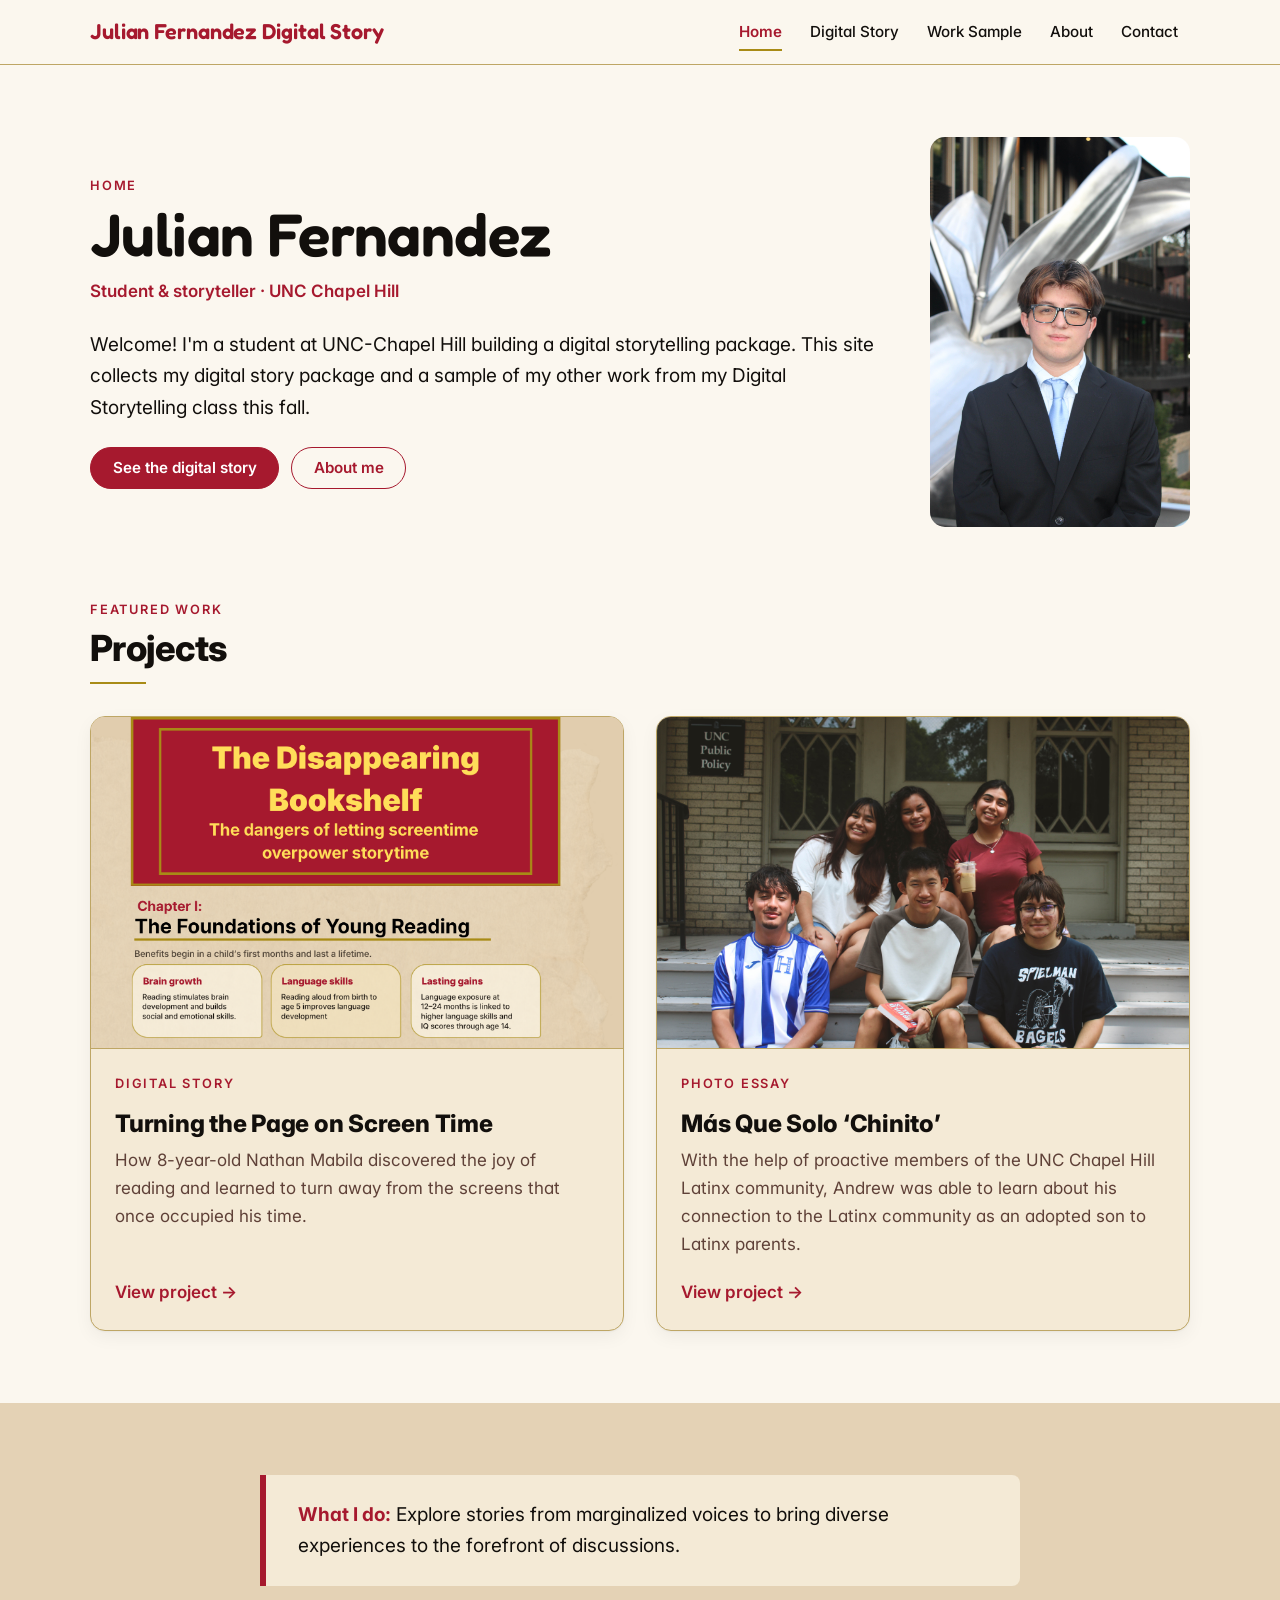
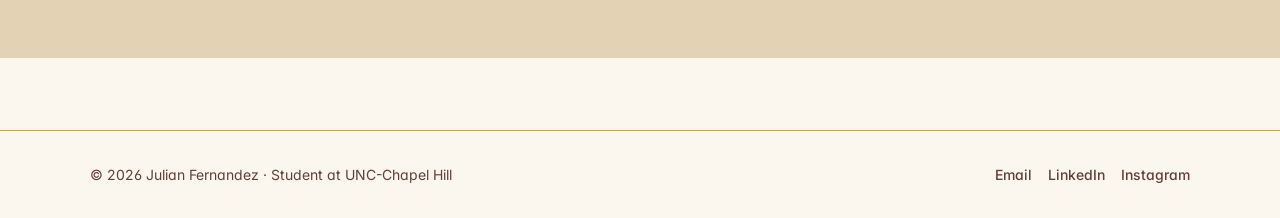
<file: index.html>
<!DOCTYPE html>
<html lang="en">
<head>
  <meta charset="UTF-8">
  <meta name="viewport" content="width=device-width, initial-scale=1">
  <!-- EDIT: page title shown in the browser tab -->
  <title>Julian Fernandez · Multimedia Portfolio</title>
  <meta name="description" content="Julian Fernandez, multimedia storyteller at the UNC Hussman School of Journalism and Media.">

  <!-- Fonts: Inter (body/headings) + Fredoka (display titles) from Google Fonts -->
  <link rel="preconnect" href="https://fonts.googleapis.com">
  <link rel="preconnect" href="https://fonts.gstatic.com" crossorigin>
  <link href="https://fonts.googleapis.com/css2?family=Fredoka:wght@600&family=Inter:wght@400;500;600;700;800;900&display=swap" rel="stylesheet">

  <link rel="stylesheet" href="styles.css">
  <script>document.documentElement.classList.add('js');</script>
  <script src="script.js" defer></script>
</head>
<body>
  <a class="skip-link" href="#main">Skip to content</a>

  <!-- ===================== HEADER (same on every page) ===================== -->
  <header class="site-header">
    <div class="container site-header__inner">
      <!-- EDIT: your name or site title -->
      <a class="site-title" href="index.html">Julian Fernandez Digital Story </a>

      <button class="nav-toggle" type="button" aria-expanded="false" aria-controls="site-nav">
        <span class="nav-toggle__bars" aria-hidden="true"></span>
        <span>Menu</span>
      </button>

      <nav class="nav" id="site-nav" aria-label="Main">
        <ul class="nav__list">
          <!-- aria-current="page" marks the page you're on (crimson + gold underline) -->
          <li><a class="nav__link" href="index.html" aria-current="page">Home</a></li>
          <!-- marks the page you're on (crimson + gold underline) -->
          <li><a class="nav__link" href="digital-story.html">Digital Story</a></li>
          <li><a class="nav__link" href="work-sample.html">Work Sample</a></li>
          <li><a class="nav__link" href="about.html">About</a></li>
          <li><a class="nav__link" href="contact.html">Contact</a></li>
        </ul>
      </nav>
    </div>
  </header>

  <main id="main">

    <!-- ===================== INTRO ===================== -->
    <section class="section" aria-labelledby="intro-name">
      <div class="container">
        <div class="intro-grid">
          <div class="reveal">
            <span class="eyebrow">Home</span>
            <!-- EDIT: your name -->
            <h1 class="intro-name" id="intro-name">Julian Fernandez</h1>
            <!-- EDIT: one-line descriptor -->
            <p class="descriptor">Student & storyteller · UNC Chapel Hill</p>
            <!-- EDIT: short welcome paragraph -->
            <p class="lead">Welcome! I'm a student at UNC-Chapel Hill building a digital storytelling package. This site collects my digital story package and a sample of my other work from my Digital Storytelling class this fall.</p>
            <div class="btn-row">
              <a class="btn" href="digital-story.html">See the digital story</a>
              <a class="btn btn--outline" href="about.html">About me</a>
            </div>
          </div>

          <!-- START optional: headshot. EDIT: replace the placeholder div with
               <img src="images/headshot.jpg" alt="Portrait of [YOUR NAME]" width="800" height="1000" style="border-radius: var(--radius);"> -->
          <div class="headshot">
            <img src="images/headshotupdated.jpg" alt="Portrait of Jordan Smith" width="4000" height="6000" style="border-radius: var(--radius);">
          </div>
          <!-- END optional: headshot -->
        </div>
      </div>
    </section>

    <!-- ===================== FEATURED PROJECTS ===================== -->
    <section class="section" aria-labelledby="featured-heading">
      <div class="container">
        <div class="section-heading">
          <span class="eyebrow">Featured work</span>
          <h2 id="featured-heading">Projects</h2>
        </div>

        <div class="card-grid">
          <!-- Card 1: Digital Story (thumbnail = top of the infographic) -->
          <article class="card reveal">
            <div class="card__media">
              <img src="images/disappearing-bookshelf-infographic.png" width="1620" height="3750" loading="lazy" alt="">
            </div>
            <div class="card__body">
              <span class="eyebrow">Digital Story</span>
              <!-- EDIT: [STORY TITLE] -->
              <h3>Turning the Page on Screen Time</h3>
              <!-- EDIT: one-line description -->
              <p>How 8-year-old Nathan Mabila discovered the joy of reading and learned to turn away from the screens that once occupied his time. </p>
              <a class="card__link" href="digital-story.html">View project →</a>
            </div>
          </article>

          <!-- Card 2: Work Sample. EDIT: replace the placeholder div with
               <img src="images/your-thumbnail.jpg" width="1600" height="1000" loading="lazy" alt=""> -->
          <article class="card reveal">
            <div class="card__media">
                <img src="images/ANDREWPHOTOCOLLAGE-64.jpg" width="6000" height="4000" loading="lazy" alt="">
            </div>
            <div class="card__body">
              <span class="eyebrow">Photo Essay</span>
              <!-- EDIT: [WORK SAMPLE TITLE] -->
              <h3>Más Que Solo ‘Chinito’</h3>
              <!-- EDIT: one-line description -->
              <p>With the help of proactive members of the UNC Chapel Hill Latinx community, Andrew was able to learn about his connection to the Latinx community as an adopted son to Latinx parents.</p>
              <a class="card__link" href="work-sample.html">View project →</a>
            </div>
          </article>
        </div>
      </div>
    </section>

    <!-- START optional: parchment quote band (delete if you want Home even simpler) -->
    <section class="section section--parchment" aria-label="About this portfolio">
      <div class="container container--reading">
        <div class="callout">
          <!-- EDIT: a short statement about your work or this package -->
          <p><span class="callout__lead">What I do:</span> Explore stories from marginalized voices to bring diverse experiences to the forefront of discussions.</p>
        </div>
      </div>
    </section>
    <!-- END optional: parchment quote band -->

  </main>

  <!-- ===================== FOOTER (same on every page) ===================== -->
  <footer class="site-footer">
    <div class="container site-footer__inner">
      <!-- EDIT: [YEAR] fills in automatically; replace [YOUR NAME] -->
      <p>© <span data-year>[YEAR]</span> Julian Fernandez · Student at UNC-Chapel Hill</p>
      <ul class="footer-links">
        <!-- EDIT: your email, LinkedIn and Instagram links -->
        <li><a href="mailto:jalexf@unc.edu">Email</a></li>
        <li><a href="https://www.linkedin.com/in/julianfernandez10" target="_blank" rel="noopener">LinkedIn</a></li>
        <li><a href="https://www.instagram.com/thejdk.1" target="_blank" rel="noopener">Instagram</a></li>
      </ul>
    </div>
  </footer>

</body>
</html>
</file>
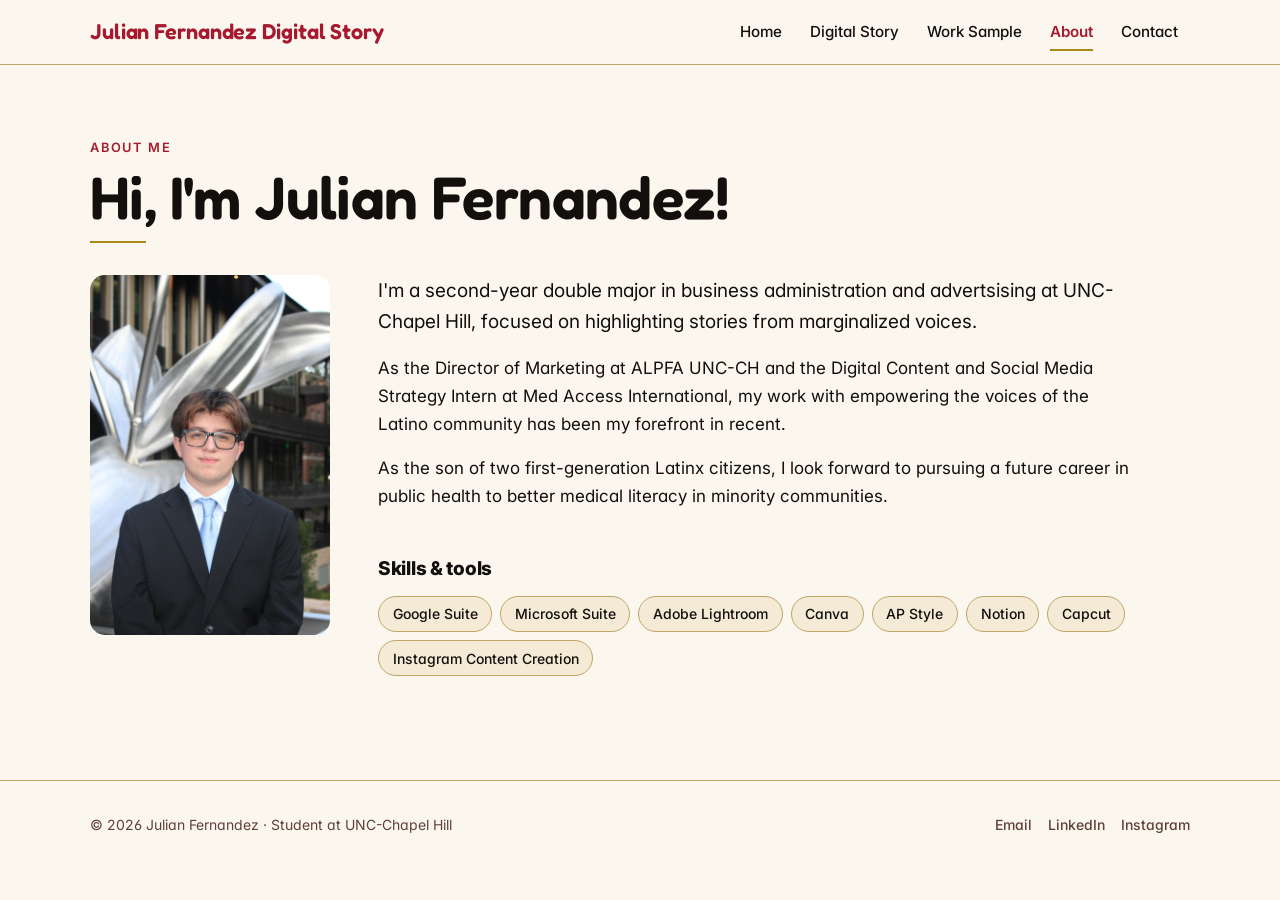
<file: about.html>
<!DOCTYPE html>
<html lang="en">
<head>
  <meta charset="UTF-8">
  <meta name="viewport" content="width=device-width, initial-scale=1">
  <!-- EDIT: page title shown in the browser tab -->
  <title>About · [Julian Fernandez]</title>
  <meta name="description" content="About Julian Fernandez, a student and storyteller at UNC-Chapel Hill.">

  <!-- Fonts: Inter (body/headings) + Fredoka (display titles) from Google Fonts -->
  <link rel="preconnect" href="https://fonts.googleapis.com">
  <link rel="preconnect" href="https://fonts.gstatic.com" crossorigin>
  <link href="https://fonts.googleapis.com/css2?family=Fredoka:wght@600&family=Inter:wght@400;500;600;700;800;900&display=swap" rel="stylesheet">

  <link rel="stylesheet" href="styles.css">
  <script>document.documentElement.classList.add('js');</script>
  <script src="script.js" defer></script>
</head>
<body>
  <a class="skip-link" href="#main">Skip to content</a>

  <!-- ===================== HEADER (same on every page) ===================== -->
  <header class="site-header">
    <div class="container site-header__inner">
      <!-- EDIT: your name or site title -->
      <a class="site-title" href="index.html">Julian Fernandez Digital Story</a>

      <button class="nav-toggle" type="button" aria-expanded="false" aria-controls="site-nav">
        <span class="nav-toggle__bars" aria-hidden="true"></span>
        <span>Menu</span>
      </button>

      <nav class="nav" id="site-nav" aria-label="Main">
        <ul class="nav__list">
          <!-- aria-current="page" marks the page you're on (crimson + gold underline) -->
          <li><a class="nav__link" href="index.html">Home</a></li>
          <!-- marks the page you're on (crimson + gold underline) -->
          <li><a class="nav__link" href="digital-story.html">Digital Story</a></li>
          <li><a class="nav__link" href="work-sample.html">Work Sample</a></li>
          <li><a class="nav__link" href="about.html" aria-current="page">About</a></li>
          <li><a class="nav__link" href="contact.html">Contact</a></li>
        </ul>
      </nav>
    </div>
  </header>

  <main id="main">

    <section class="page-intro" aria-labelledby="page-title">
      <div class="container">
        <div class="section-heading">
          <span class="eyebrow">About Me</span>
          <h1 class="page-title" id="page-title">Hi, I'm Julian Fernandez!</h1>
        </div>

        <div class="about-grid">
          <!-- EDIT: replace with <img src="images/headshot.jpg" alt="Portrait of [YOUR NAME]" width="800" height="1000" style="border-radius: var(--radius);"> -->
          <div class="headshot">
            <img src="images/headshotupdated.jpg" alt="Portrait of Julian Fernandez" width="4000" height="6000" style="border-radius: var(--radius);">
          </div>

          <div style="max-width: var(--reading-width);">
            <!-- EDIT: your bio (2–3 paragraphs) -->
            <p class="lead"> I'm a second-year double major in business administration and advertsising at UNC-Chapel Hill, focused on highlighting stories from marginalized voices.</p>
            <p> As the Director of Marketing at ALPFA UNC-CH and the Digital Content and Social Media Strategy Intern at Med Access International, my work with empowering the voices of the Latino community has been my forefront in recent.</p>
            <p> As the son of two first-generation Latinx citizens, I look forward to pursuing a future career in public health to better medical literacy in minority communities. </p>

            <h2 class="subhead">Skills &amp; tools</h2>
            <!-- EDIT: add or remove skills -->
            <ul class="chips">
              <li>Google Suite</li>
              <li>Microsoft Suite</li>
              <li>Adobe Lightroom</li>
              <li>Canva</li>
              <li>AP Style</li>
              <li>Notion</li>
              <li>Capcut</li>
              <li>Instagram Content Creation</li>
            </ul>
          </div>
        </div>
      </div>
    </section>

  </main>

  <!-- ===================== FOOTER (same on every page) ===================== -->
  <footer class="site-footer">
    <div class="container site-footer__inner">
      <!-- EDIT: [YEAR] fills in automatically; replace [YOUR NAME] -->
      <p>© <span data-year>[YEAR]</span> Julian Fernandez · Student at UNC-Chapel Hill</p>
      <ul class="footer-links">
        <!-- EDIT: your email, LinkedIn and Instagram links -->
        <li><a href="mailto:jalexf@unc.edu">Email</a></li>
        <li><a href="https://www.linkedin.com/in/julianfernandez10" target="_blank" rel="noopener">LinkedIn</a></li>
        <li><a href="https://www.instagram.com/thejdk.1" target="_blank" rel="noopener">Instagram</a></li>
      </ul>
    </div>
  </footer>

</body>
</html>
</file>
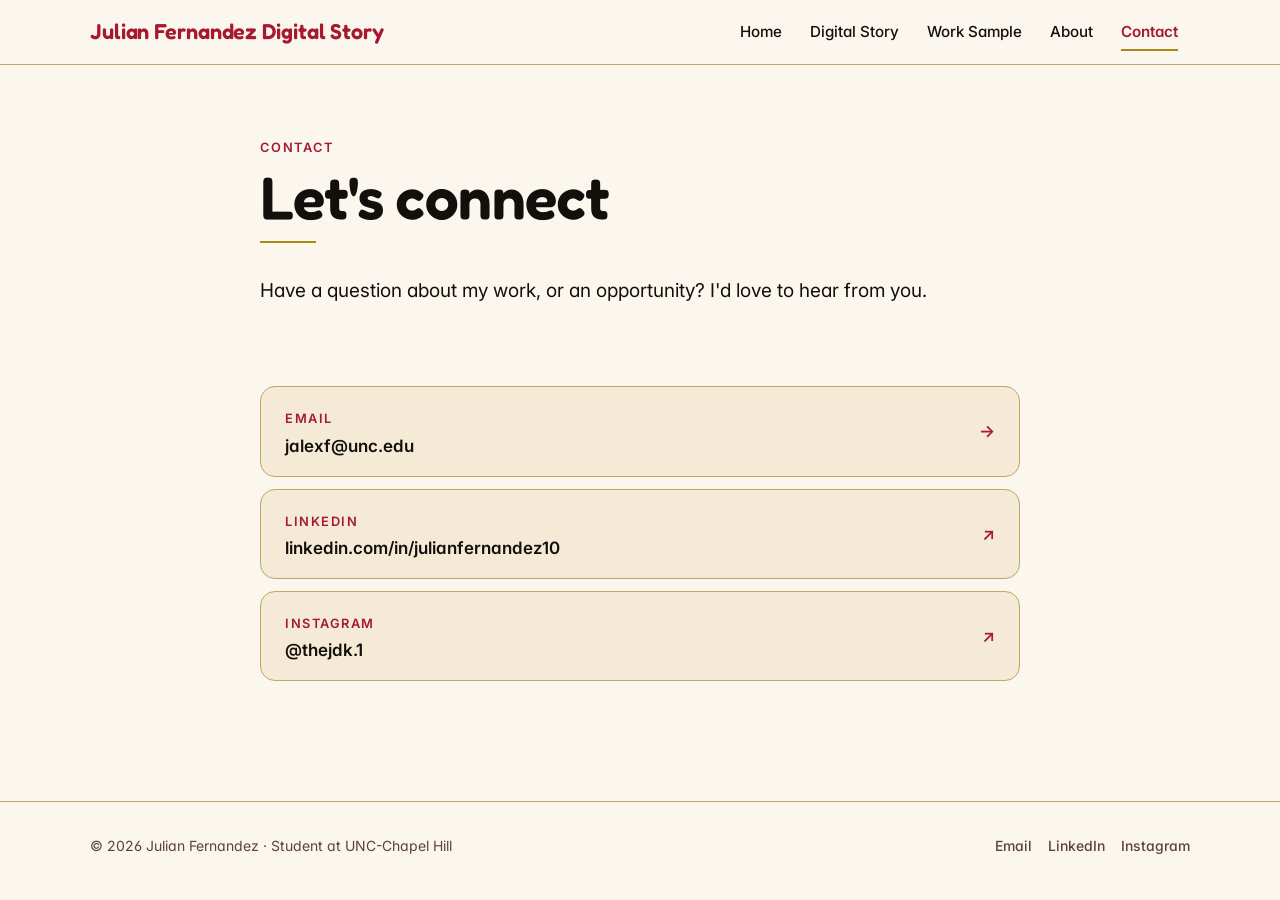
<file: contact.html>
<!DOCTYPE html>
<html lang="en">
<head>
  <meta charset="UTF-8">
  <meta name="viewport" content="width=device-width, initial-scale=1">
  <!-- EDIT: page title shown in the browser tab -->
  <title>Contact · Julian Fernandez </title>
  <meta name="description" content="Get in touch with Julian Fernandez.">

  <!-- Fonts: Inter (body/headings) + Fredoka (display titles) from Google Fonts -->
  <link rel="preconnect" href="https://fonts.googleapis.com">
  <link rel="preconnect" href="https://fonts.gstatic.com" crossorigin>
  <link href="https://fonts.googleapis.com/css2?family=Fredoka:wght@600&family=Inter:wght@400;500;600;700;800;900&display=swap" rel="stylesheet">

  <link rel="stylesheet" href="styles.css">
  <script>document.documentElement.classList.add('js');</script>
  <script src="script.js" defer></script>
</head>
<body>
  <a class="skip-link" href="#main">Skip to content</a>

  <!-- ===================== HEADER (same on every page) ===================== -->
  <header class="site-header">
    <div class="container site-header__inner">
      <!-- EDIT: your name or site title -->
      <a class="site-title" href="index.html">Julian Fernandez Digital Story</a>

      <button class="nav-toggle" type="button" aria-expanded="false" aria-controls="site-nav">
        <span class="nav-toggle__bars" aria-hidden="true"></span>
        <span>Menu</span>
      </button>

      <nav class="nav" id="site-nav" aria-label="Main">
        <ul class="nav__list">
          <!-- aria-current="page" marks the page you're on (crimson + gold underline) -->
          <li><a class="nav__link" href="index.html">Home</a></li>
          <!-- marks the page you're on (crimson + gold underline) -->
          <li><a class="nav__link" href="digital-story.html">Digital Story</a></li>
          <li><a class="nav__link" href="work-sample.html">Work Sample</a></li>
          <li><a class="nav__link" href="about.html">About</a></li>
          <li><a class="nav__link" href="contact.html" aria-current="page">Contact</a></li>
        </ul>
      </nav>
    </div>
  </header>

  <main id="main">

    <section class="page-intro" aria-labelledby="page-title">
      <div class="container container--reading">
        <div class="section-heading">
          <span class="eyebrow">Contact</span>
          <h1 class="page-title" id="page-title">Let's connect</h1>
        </div>
        <!-- EDIT: invitation line -->
        <p class="lead"> Have a question about my work, or an opportunity? I'd love to hear from you.</p>
      </div>
    </section>

    <section class="section section--tight" aria-label="Contact links">
      <div class="container container--reading">
        <!-- EDIT: replace the href and the visible text in each row -->
        <ul class="contact-list">
          <li>
            <a class="contact-row" href="mailto:jalexf@unc.edu">
              <span><span class="contact-row__label">Email</span><span class="contact-row__value">jalexf@unc.edu</span></span>
              <span class="contact-row__arrow" aria-hidden="true">→</span>
            </a>
          </li>
          <li>
            <a class="contact-row" href="https://www.linkedin.com/in/julianfernandez10" target="_blank" rel="noopener">
              <span><span class="contact-row__label">LinkedIn</span><span class="contact-row__value">linkedin.com/in/julianfernandez10</span></span>
              <span class="contact-row__arrow" aria-hidden="true">↗</span>
            </a>
          </li>
          <li>
            <a class="contact-row" href="https://www.instagram.com/thejdk.1" target="_blank" rel="noopener">
              <span><span class="contact-row__label">Instagram</span><span class="contact-row__value">@thejdk.1</span></span>
              <span class="contact-row__arrow" aria-hidden="true">↗</span>
            </a>
          </li>
        </ul>
      </div>
    </section>

 
  </main>

  <!-- ===================== FOOTER (same on every page) ===================== -->
  <footer class="site-footer">
    <div class="container site-footer__inner">
      <!-- EDIT: [YEAR] fills in automatically; replace [YOUR NAME] -->
      <p>© <span data-year>[YEAR]</span> Julian Fernandez · Student at UNC-Chapel Hill</p>
      <ul class="footer-links">
        <!-- EDIT: your email, LinkedIn and Instagram links -->
        <li><a href="mailto:jalexf@unc.edu">Email</a></li>
        <li><a href="https://www.linkedin.com/in/julianfernandez10" target="_blank" rel="noopener">LinkedIn</a></li>
        <li><a href="https://www.instagram.com/thejdk.1" target="_blank" rel="noopener">Instagram</a></li>
      </ul>
    </div>
  </footer>

</body>
</html>
</file>
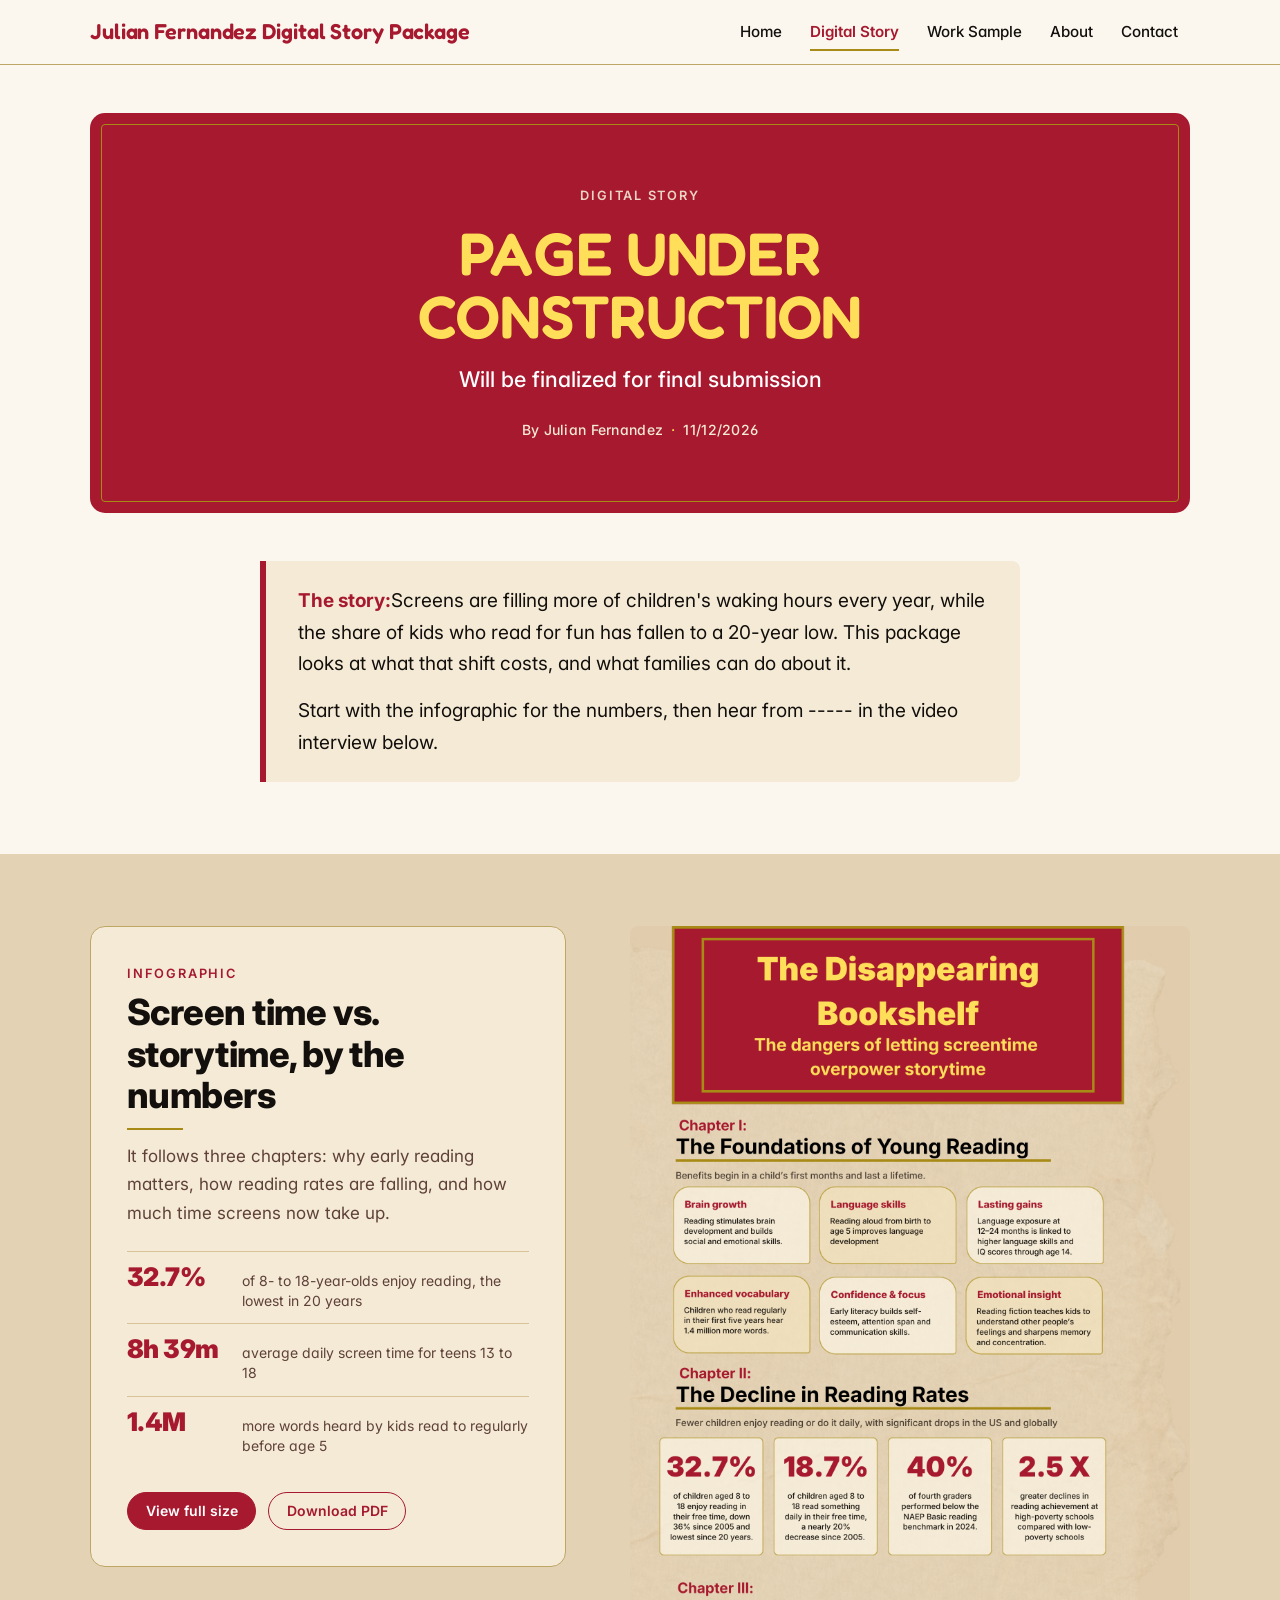
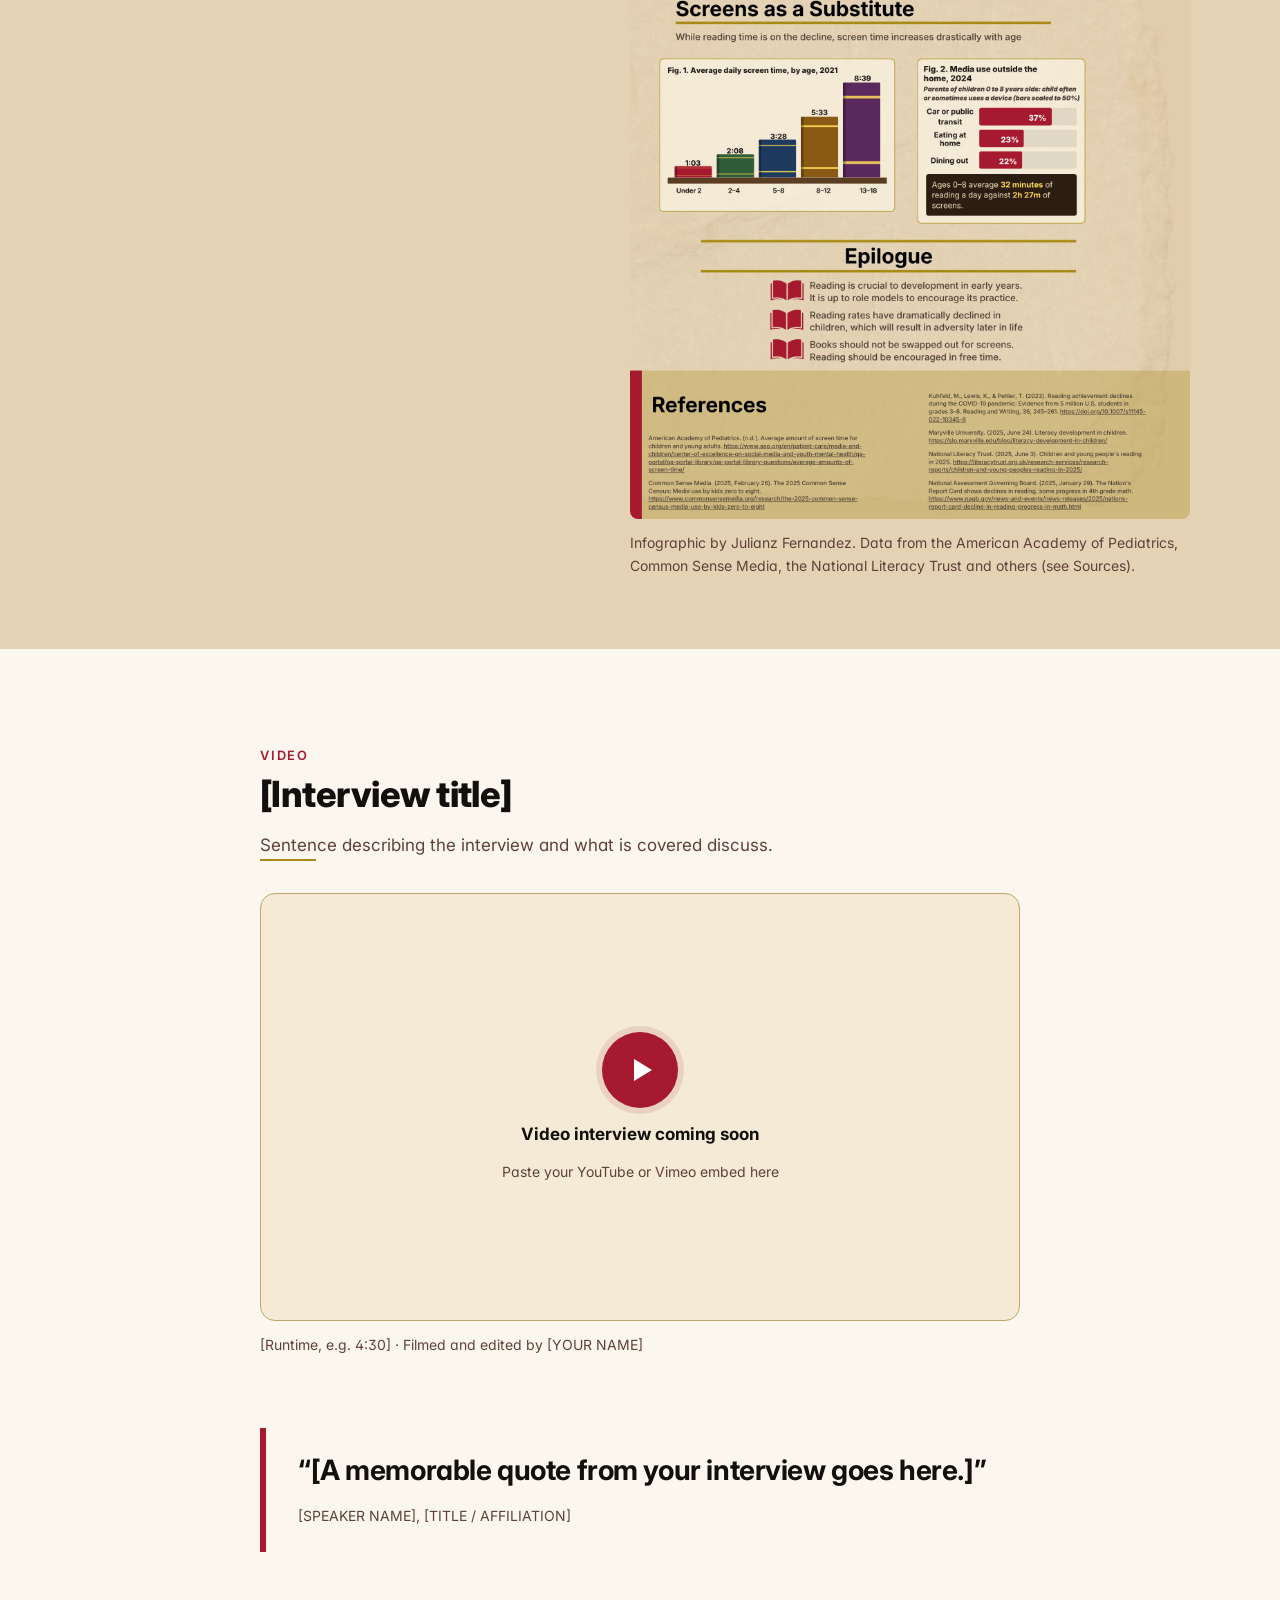
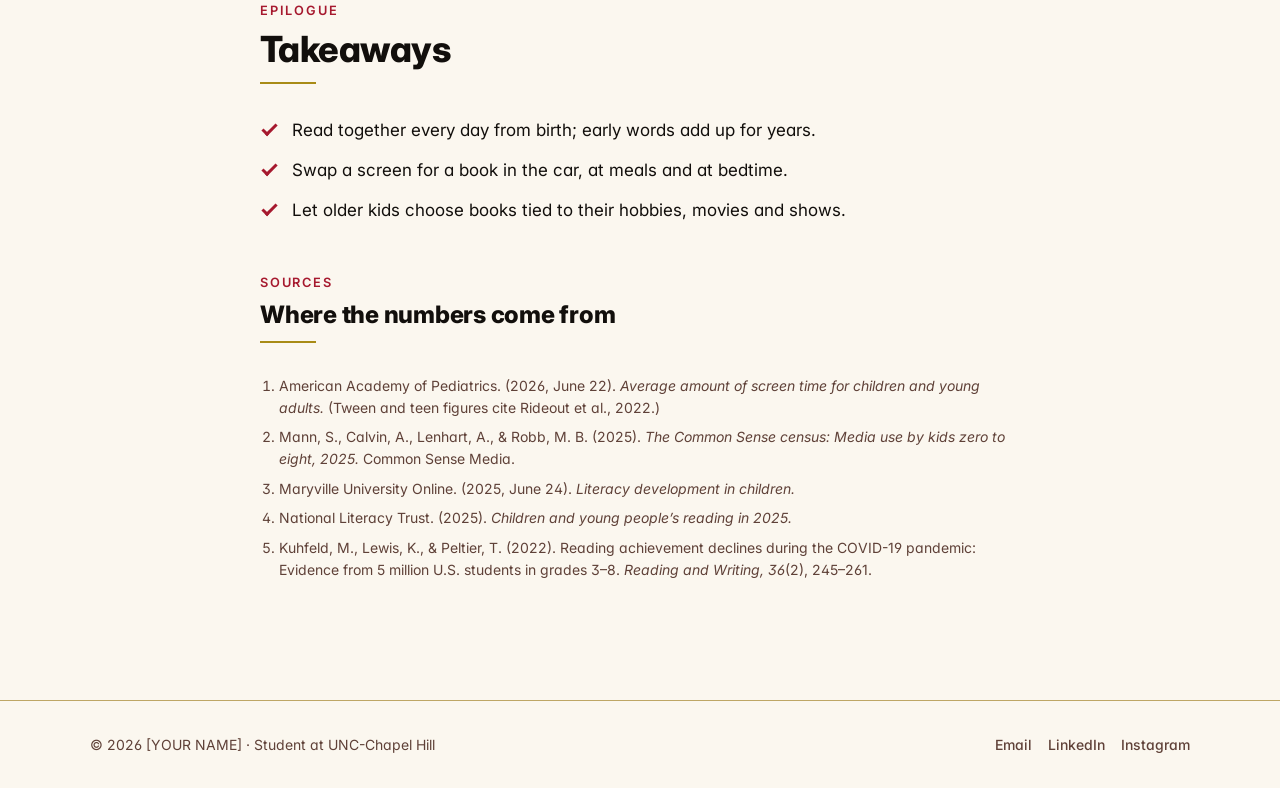
<file: digital-story.html>
<!DOCTYPE html>
<html lang="en">
<head>
  <meta charset="UTF-8">
  <meta name="viewport" content="width=device-width, initial-scale=1">
  <!-- EDIT: page title shown in the browser tab -->
  <title>Turning the Page on Screentime · Digital Story · Julian Fernandez</title>
  <!-- EDIT: one-sentence summary used by search engines and link previews -->
  <meta name="description" content="A digital story on how screen time is crowding out childhood reading, with an infographic and a video interview.">
 
  <!-- Fonts: Inter (body/headings) + Fredoka (display titles) from Google Fonts -->
  <link rel="preconnect" href="https://fonts.googleapis.com">
  <link rel="preconnect" href="https://fonts.gstatic.com" crossorigin>
  <link href="https://fonts.googleapis.com/css2?family=Fredoka:wght@600&family=Inter:wght@400;500;600;700;800;900&display=swap" rel="stylesheet">
 
  <link rel="stylesheet" href="styles.css">
  <script>document.documentElement.classList.add('js');</script>
  <script src="script.js" defer></script>
</head>
<body>
  <a class="skip-link" href="#main">Skip to content</a>
 
  <!-- ===================== HEADER (same on every page) ===================== -->
  <header class="site-header">
    <div class="container site-header__inner">
      <!-- EDIT: your name or site title -->
      <a class="site-title" href="index.html">Julian Fernandez Digital Story Package</a>
 
      <button class="nav-toggle" type="button" aria-expanded="false" aria-controls="site-nav">
        <span class="nav-toggle__bars" aria-hidden="true"></span>
        <span>Menu</span>
      </button>
 
      <nav class="nav" id="site-nav" aria-label="Main">
        <ul class="nav__list">
          <li><a class="nav__link" href="index.html">Home</a></li>
          <!-- aria-current="page" marks the page you're on (crimson + gold underline) -->
          <li><a class="nav__link" href="digital-story.html" aria-current="page">Digital Story</a></li>
          <li><a class="nav__link" href="work-sample.html">Work Sample</a></li>
          <li><a class="nav__link" href="about.html">About</a></li>
          <li><a class="nav__link" href="contact.html">Contact</a></li>
        </ul>
      </nav>
    </div>
  </header>
 
  <main id="main">
 
    <!-- ===================== a) HERO / TITLE ===================== -->
    <section class="section section--tight" aria-labelledby="story-title">
      <div class="container">
        <div class="hero">
          <span class="eyebrow">Digital Story</span>
          <!-- EDIT: [STORY TITLE] -->
          <h1 class="hero__title" id="story-title">PAGE UNDER CONSTRUCTION</h1>
          <!-- EDIT: [one-line dek] -->
          <p class="hero__dek">Will be finalized for final submission</p>
          <!-- EDIT: By [YOUR NAME] · [DATE] -->
          <p class="hero__byline">By Julian Fernandez<span class="sep" aria-hidden="true">·</span>11/12/2026</p>
        </div>
      </div>
    </section>
 
    <!-- ===================== b) INTRODUCTION ===================== -->
    <section class="section section--tight" aria-label="Introduction">
      <div class="container container--reading">
        <div class="callout reveal">
          <!-- EDIT: replace with your introduction (1–2 paragraphs) -->
          <p><span class="callout__lead">The story:</span>Screens are filling more of children's waking hours every year, while the share of kids who read for fun has fallen to a 20-year low. This package looks at what that shift costs, and what families can do about it.</p>
          <p>Start with the infographic for the numbers, then hear from ----- in the video interview below.</p>
        </div>
      </div>
    </section>
 
    <!-- ===================== c) INFOGRAPHIC ===================== -->
    <!-- The band's background is --parchment, the same color as the infographic,
         so the image blends into the page. The image is never cropped. -->
    <section class="infographic-band" aria-labelledby="infographic-heading">
      <div class="container">
        <div class="infographic-layout">
 
          <!-- LEFT: text box. On desktop it stays in view while you scroll past the infographic. -->
          <div class="infographic-aside">
            <div class="infographic-aside__box">
              <span class="eyebrow">Infographic</span>
              <!-- EDIT: short heading for the infographic -->
              <h2 id="infographic-heading">Screen time vs. storytime, by the numbers</h2>
              <!-- EDIT: 1–2 sentences introducing the infographic -->
              <p> It follows three chapters: why early reading matters, how reading rates are falling, and how much time screens now take up.</p>
 
              <!-- START optional: key numbers. EDIT: change or delete any row -->
              <ul class="stat-list">
                <li><strong>32.7%</strong><span>of 8- to 18-year-olds enjoy reading, the lowest in 20 years</span></li>
                <li><strong>8h 39m</strong><span>average daily screen time for teens 13 to 18</span></li>
                <li><strong>1.4M</strong><span>more words heard by kids read to regularly before age 5</span></li>
              </ul>
              <!-- END optional: key numbers -->
 
              <div class="infographic__actions">
                <a class="btn" href="images/disappearing-bookshelf-infographic.png" data-lightbox>View full size</a>
                <a class="btn btn--outline" href="files/disappearing-bookshelf-infographic.pdf" download>Download PDF</a>
              </div>
            </div>
          </div>
 
          <!-- RIGHT: the infographic. Never cropped or stretched. -->
          <figure class="infographic">
            <!-- EDIT: swap the image file at images/disappearing-bookshelf-infographic.png
                 (keep width/height matching your image's real pixel size) -->
            <a class="infographic-trigger" href="images/disappearing-bookshelf-infographic.png" data-lightbox
               aria-label="View the infographic full size">
              <img
                src="images/disappearing-bookshelf-infographic.png"
                width="1620" height="3750"
                loading="lazy" decoding="async"
                alt="Infographic titled The Disappearing Bookshelf: the dangers of letting screentime overpower storytime. Central idea: screens fill growing hours, but shared reading builds the language and literacy skills they don't. Chapter I lists the benefits of early reading, including brain growth, stronger language skills, 1.4 million more words heard by age 5, confidence and focus, and emotional insight. Chapter II shows falling reading rates: only 32.7% of 8- to 18-year-olds enjoy reading, the lowest in 20 years; 18.7% read daily in their free time; 44.5% of 5- to 8-year-olds read daily; and reading-score drops were 1.5 times bigger in grades 3 to 5 than in middle school. Chapter III charts average daily screen time by age, rising from about 1 hour under age 2 to 2 hours 8 minutes at ages 2 to 4, 3 hours 28 minutes at 5 to 8, 5 hours 33 minutes at 8 to 12, and 8 hours 39 minutes for teens 13 to 18. The epilogue recommends reading together every day from birth, swapping a screen for a book in the car, at meals and at bedtime, and letting older kids choose books tied to their hobbies.">
            </a>
            <figcaption>
              <!-- EDIT: caption / credit -->
              Infographic by Julianz Fernandez. Data from the American Academy of Pediatrics, Common Sense Media, the National Literacy Trust and others (see Sources).
            </figcaption>
          </figure>
 
        </div>
      </div>
    </section>
 
    <!-- ===================== d) VIDEO INTERVIEW ===================== -->
    <section class="section" aria-labelledby="video-heading">
      <div class="container container--reading">
        <div class="section-heading">
          <span class="eyebrow">Video</span>
          <!-- EDIT: [Interview title] -->
          <h2 id="video-heading">[Interview title]</h2>
          <!-- EDIT: one-sentence description of the interview -->
          <p>Sentence describing the interview and what is covered discuss.</p>
        </div>
 
        <div class="video-frame">
          <!-- EDIT: replace with your interview embed
               1. On YouTube: Share → Embed → copy the <iframe> code.
                  (Vimeo: Share → Embed → copy.)
               2. DELETE the whole <div class="video-placeholder"> ... </div> block below.
               3. Paste your <iframe> here. Delete its width="" and height="" attributes;
                  the frame resizes itself to 16:9. Example:
 
               <iframe src="https://www.youtube.com/embed/VIDEO_ID"
                       title="[Interview title]" loading="lazy"
                       allow="accelerometer; autoplay; clipboard-write; encrypted-media; gyroscope; picture-in-picture"
                       allowfullscreen></iframe>
          -->
          <div class="video-placeholder">
            <span class="video-placeholder__icon" aria-hidden="true"></span>
            <strong>Video interview coming soon</strong>
            <span>Paste your YouTube or Vimeo embed here</span>
          </div>
        </div>
        <!-- EDIT: runtime / credit line (or delete) -->
        <p class="video-meta">[Runtime, e.g. 4:30] · Filmed and edited by [YOUR NAME]</p>
      </div>
    </section>
 
 
    <!-- ===================== e) OPTIONAL EXTRAS =====================
         Each block below is independent. Delete any you don't need,
         from its START comment to its END comment. -->
 
    <!-- START optional: pull quote -->
    <section class="section section--tight" aria-label="Pull quote">
      <div class="container container--reading">
        <blockquote class="pullquote reveal">
          <!-- EDIT: a strong line from your interview -->
          <p>“[A memorable quote from your interview goes here.]”</p>
          <footer>[SPEAKER NAME], [TITLE / AFFILIATION]</footer>
        </blockquote>
      </div>
    </section>
    <!-- END optional: pull quote -->
 
    <!-- START optional: epilogue / takeaways -->
    <section class="section section--tight" aria-labelledby="epilogue-heading">
      <div class="container container--reading">
        <div class="section-heading">
          <span class="eyebrow">Epilogue</span>
          <h2 id="epilogue-heading">Takeaways</h2>
        </div>
        <!-- EDIT: your takeaways -->
        <ul class="checklist">
          <li>Read together every day from birth; early words add up for years.</li>
          <li>Swap a screen for a book in the car, at meals and at bedtime.</li>
          <li>Let older kids choose books tied to their hobbies, movies and shows.</li>
        </ul>
      </div>
    </section>
    <!-- END optional: epilogue / takeaways -->
 
    <!-- START optional: sources -->
    <section class="section section--tight" aria-labelledby="sources-heading">
      <div class="container container--reading">
        <div class="section-heading">
          <span class="eyebrow">Sources</span>
          <h2 id="sources-heading" class="h3">Where the numbers come from</h2>
        </div>
        <!-- EDIT: add, remove or reformat sources -->
        <ol class="sources">
          <li>American Academy of Pediatrics. (2026, June 22). <em>Average amount of screen time for children and young adults.</em> (Tween and teen figures cite Rideout et al., 2022.)</li>
          <li>Mann, S., Calvin, A., Lenhart, A., &amp; Robb, M. B. (2025). <em>The Common Sense census: Media use by kids zero to eight, 2025.</em> Common Sense Media.</li>
          <li>Maryville University Online. (2025, June 24). <em>Literacy development in children.</em></li>
          <li>National Literacy Trust. (2025). <em>Children and young people’s reading in 2025.</em></li>
          <li>Kuhfeld, M., Lewis, K., &amp; Peltier, T. (2022). Reading achievement declines during the COVID-19 pandemic: Evidence from 5 million U.S. students in grades 3–8. <em>Reading and Writing, 36</em>(2), 245–261.</li>
        </ol>
      </div>
    </section>
    <!-- END optional: sources -->
 
  </main>
 
  <!-- ===================== FOOTER (same on every page) ===================== -->
  <footer class="site-footer">
    <div class="container site-footer__inner">
      <!-- EDIT: [YEAR] fills in automatically; replace [YOUR NAME] -->
      <p>© <span data-year>[YEAR]</span> [YOUR NAME] · Student at UNC-Chapel Hill</p>
      <ul class="footer-links">
        <!-- EDIT: your email, LinkedIn and Instagram links -->
        <li><a href="mailto:[YOUR EMAIL]">Email</a></li>
        <li><a href="https://www.linkedin.com/in/[YOUR-LINKEDIN]" target="_blank" rel="noopener">LinkedIn</a></li>
        <li><a href="https://www.instagram.com/[YOUR-INSTAGRAM]" target="_blank" rel="noopener">Instagram</a></li>
      </ul>
    </div>
  </footer>
 
  <!-- Lightbox for "View full size" (opened by script.js) -->
  <dialog class="lightbox" id="lightbox" aria-label="Infographic, full size">
    <div class="lightbox__bar">
      <span>The Disappearing Bookshelf · full size</span>
      <button class="btn btn--outline lightbox__close" type="button">Close</button>
    </div>
    <div class="lightbox__scroll">
      <img src="images/disappearing-bookshelf-infographic.png" loading="lazy" alt="Full-size version of the infographic. A text summary is on the page behind this window." width="1620" height="3750">
    </div>
  </dialog>
</body>
</html>
</file>
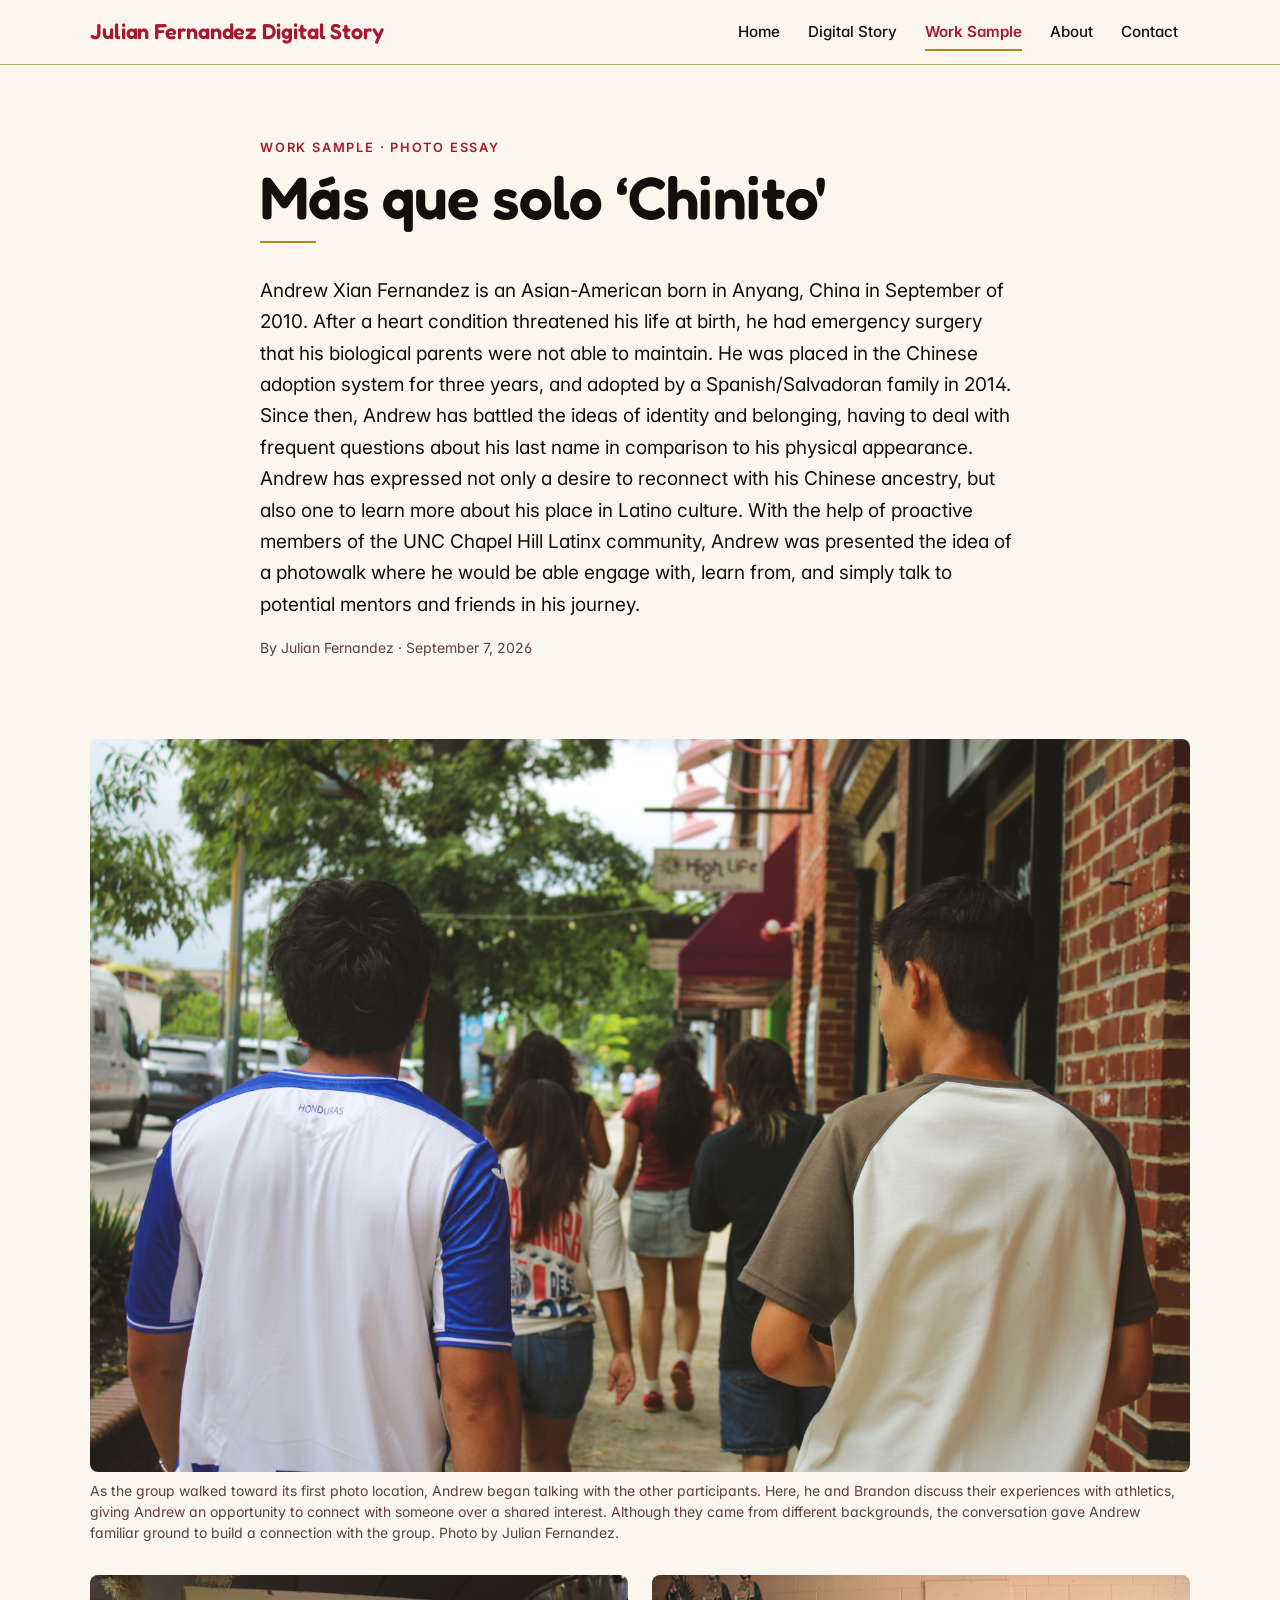
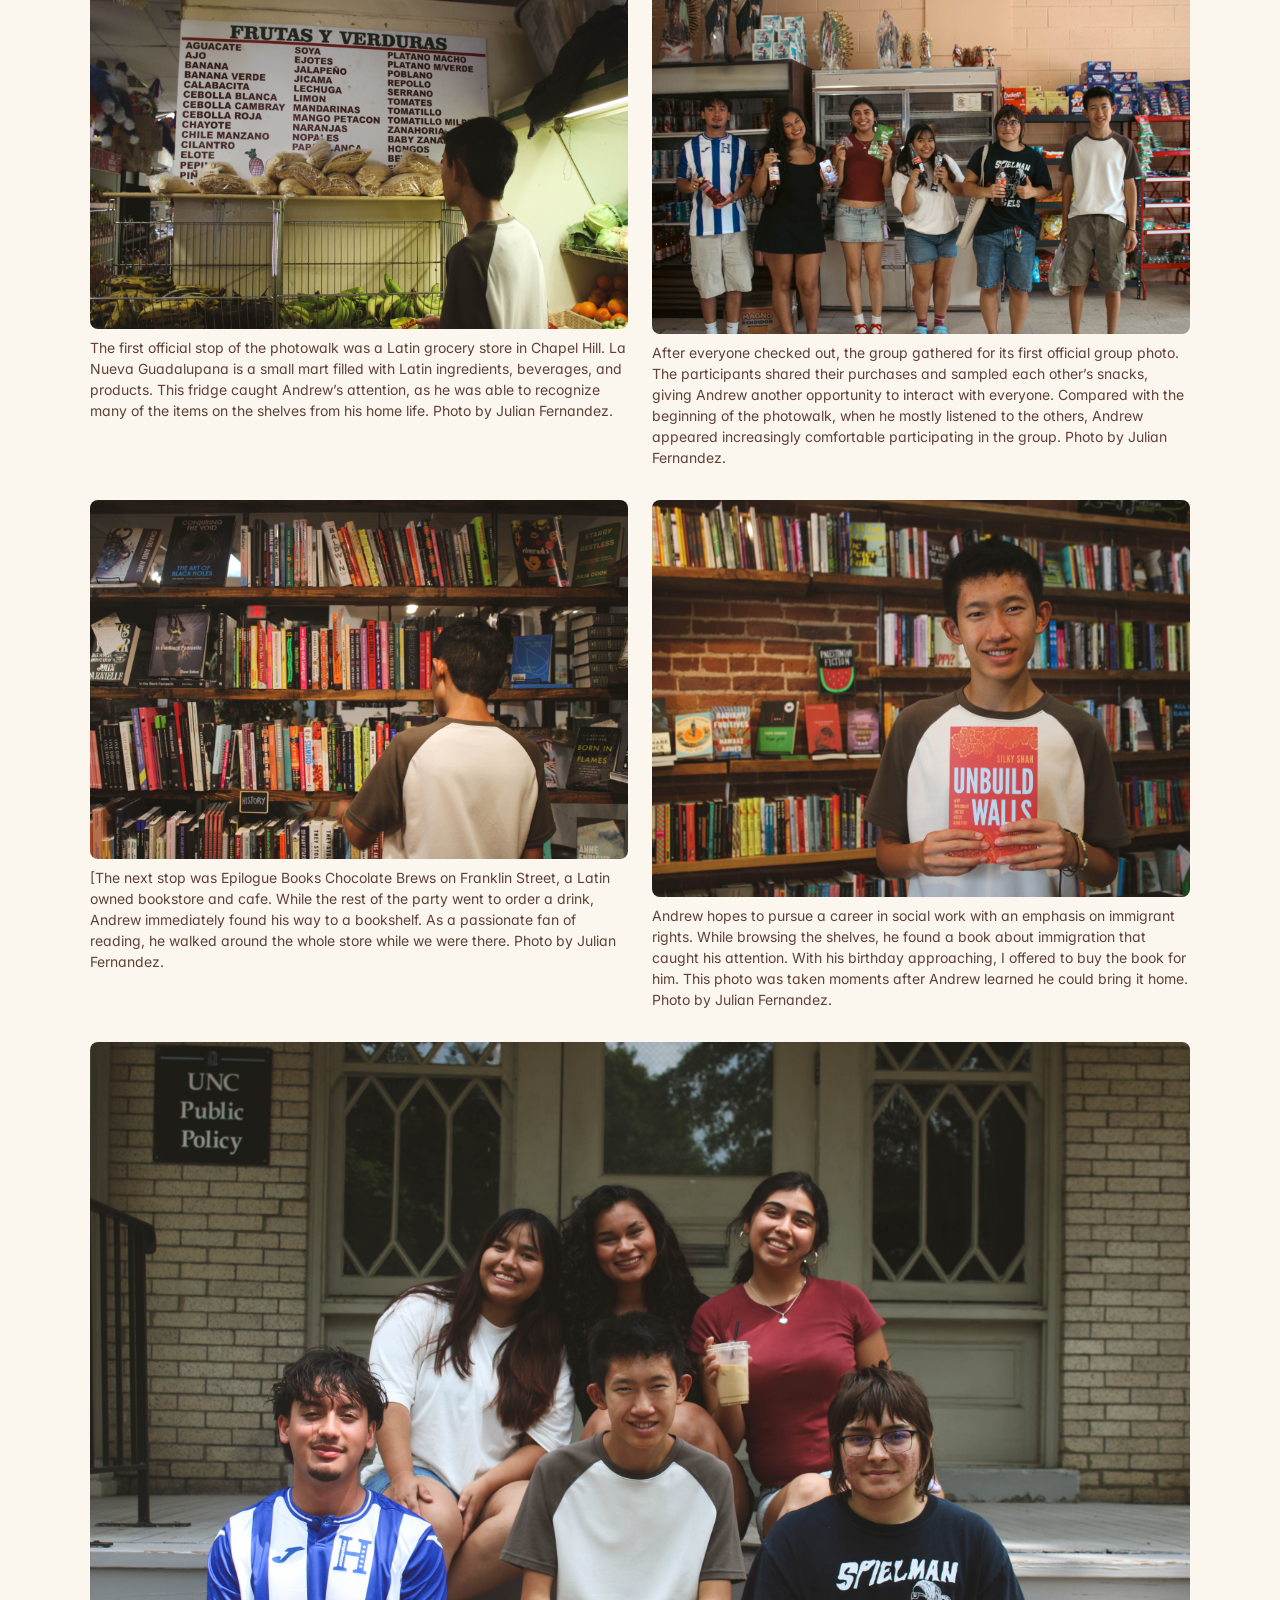
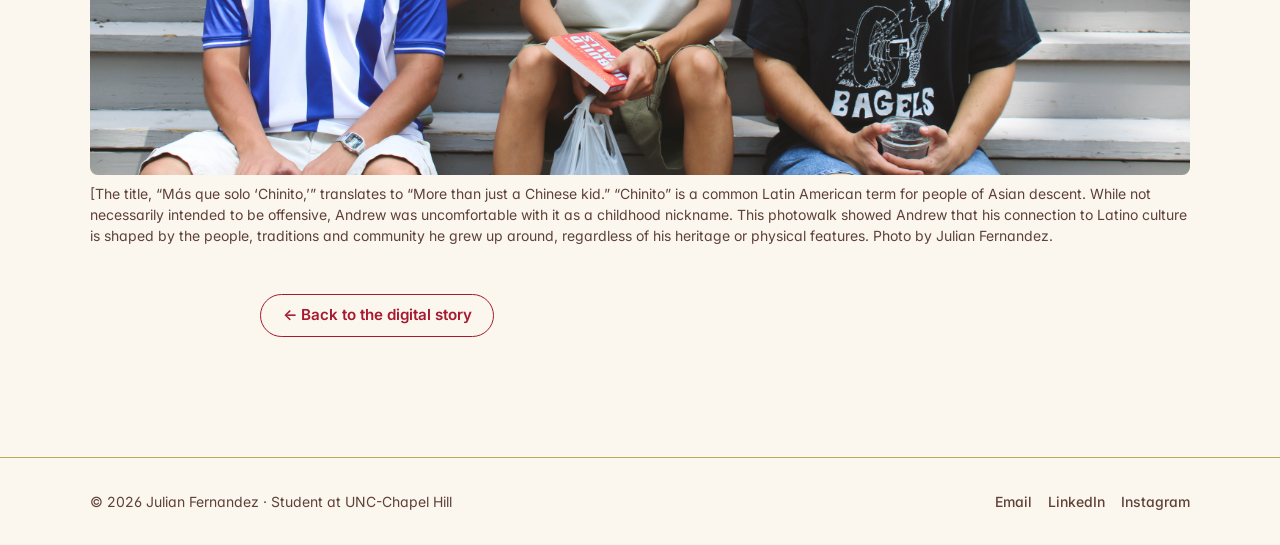
<file: work-sample.html>
<!DOCTYPE html>
<html lang="en">
<head>
  <meta charset="UTF-8">
  <meta name="viewport" content="width=device-width, initial-scale=1">
  <!-- EDIT: page title shown in the browser tab -->
  <title>[WORK SAMPLE TITLE] · Work Sample · Julian Fernandez</title>
  <meta name="description" content="A work sample by Julian Fernandez.">

  <!-- Fonts: Inter (body/headings) + Fredoka (display titles) from Google Fonts -->
  <link rel="preconnect" href="https://fonts.googleapis.com">
  <link rel="preconnect" href="https://fonts.gstatic.com" crossorigin>
  <link href="https://fonts.googleapis.com/css2?family=Fredoka:wght@600&family=Inter:wght@400;500;600;700;800;900&display=swap" rel="stylesheet">

  <link rel="stylesheet" href="styles.css">
  <script>document.documentElement.classList.add('js');</script>
  <script src="script.js" defer></script>
</head>
<body>
  <a class="skip-link" href="#main">Skip to content</a>

  <!-- ===================== HEADER (same on every page) ===================== -->
  <header class="site-header">
    <div class="container site-header__inner">
      <!-- EDIT: your name or site title -->
      <a class="site-title" href="index.html">Julian Fernandez Digital Story</a>

      <button class="nav-toggle" type="button" aria-expanded="false" aria-controls="site-nav">
        <span class="nav-toggle__bars" aria-hidden="true"></span>
        <span>Menu</span>
      </button>

      <nav class="nav" id="site-nav" aria-label="Main">
        <ul class="nav__list">
          <!-- aria-current="page" marks the page you're on (crimson + gold underline) -->
          <li><a class="nav__link" href="index.html">Home</a></li>
          <!-- marks the page you're on (crimson + gold underline) -->
          <li><a class="nav__link" href="digital-story.html">Digital Story</a></li>
          <li><a class="nav__link" href="work-sample.html" aria-current="page">Work Sample</a></li>
          <li><a class="nav__link" href="about.html">About</a></li>
          <li><a class="nav__link" href="contact.html">Contact</a></li>
        </ul>
      </nav>
    </div>
  </header>

  <main id="main">

    <!-- ===================== TITLE + INTRO ===================== -->
    <section class="page-intro" aria-labelledby="page-title">
      <div class="container container--reading">
        <div class="section-heading">
          <!-- EDIT: type of work, e.g. "Photo Essay", "Feature Story", "Video" -->
          <span class="eyebrow">Work Sample · Photo Essay</span>
          <!-- EDIT: [WORK SAMPLE TITLE] -->
          <h1 class="page-title" id="page-title">Más que solo ‘Chinito'</h1>
        </div>
        <!-- EDIT: intro paragraph -->
        <p class="lead">Andrew Xian Fernandez is an Asian-American born in Anyang, China in September of 2010. After a heart condition threatened his life at birth, he had emergency surgery that his biological parents were not able to maintain. He was placed in the Chinese adoption system for three years, and adopted by a Spanish/Salvadoran family in 2014. Since then, Andrew has battled the ideas of identity and belonging, having to deal with frequent questions about his last name in comparison to his physical appearance. Andrew has expressed not only a desire to reconnect with his Chinese ancestry, but also one to learn more about his place in Latino culture. With the help of proactive members of the UNC Chapel Hill Latinx community, Andrew was presented the idea of a photowalk where he would be able engage with, learn from, and simply talk to potential mentors and friends in his journey.</p>
        <p class="muted small">By Julian Fernandez · September 7, 2026</p>
      </div>
    </section>

    <!-- =====================================================================
         OPTION A (active): PHOTO ESSAY: responsive grid.
         Add/remove <figure class="photo"> blocks. Add class "photo--wide"
         to make a photo span the full width.
         ===================================================================== -->
    <section class="section section--tight" aria-label="Photo essay">
      <div class="container">
        <div class="photo-grid">
          <figure class="photo photo--wide">
            <!-- EDIT: replace with <img src="images/photo-1.jpg" alt="[Describe photo 1]" width="1600" height="1067" loading="lazy"> -->
            <img src="images/ANDREWPHOTOCOLLAGE-25.jpg" alt="[Describe photo 1]" width="6000" height="4000" loading="lazy">
            <figcaption>As the group walked toward its first photo location, Andrew began talking with the other participants. Here, he and Brandon discuss their experiences with athletics, giving Andrew an opportunity to connect with someone over a shared interest. Although they came from different backgrounds, the conversation gave Andrew familiar ground to build a connection with the group. Photo by Julian Fernandez.</figcaption>
          </figure>
          <figure class="photo">
            <!-- EDIT: replace with <img src="images/photo-2.jpg" alt="[Describe photo 2]" width="1600" height="1067" loading="lazy"> -->
            <img src="images/ANDREWPHOTOCOLLAGE-36.jpg" alt="[Describe photo 2]" width="6000" height="4000" loading="lazy">
            <figcaption>The first official stop of the photowalk was a Latin grocery store in Chapel Hill. La Nueva Guadalupana is a small mart filled with Latin ingredients, beverages, and products. This fridge caught Andrew’s attention, as he was able to recognize many of the items on the shelves from his home life. Photo by Julian Fernandez.</figcaption>
          </figure>
          <figure class="photo">
            <!-- EDIT: replace with <img src="images/photo-3.jpg" alt="[Describe photo 3]" width="1600" height="1067" loading="lazy"> -->
            <img src="images/ANDREWPHOTOCOLLAGE-45.jpg" alt="[Describe photo 3]" width="6000" height="4000" loading="lazy">
            <figcaption>After everyone checked out, the group gathered for its first official group photo. The participants shared their purchases and sampled each other’s snacks, giving Andrew another opportunity to interact with everyone. Compared with the beginning of the photowalk, when he mostly listened to the others, Andrew appeared increasingly comfortable participating in the group. Photo by Julian Fernandez.</figcaption>
          </figure>
          <figure class="photo">
            <!-- EDIT: replace with <img src="images/photo-4.jpg" alt="[Describe photo 4]" width="1600" height="1067" loading="lazy"> -->
            <img src="images/ANDREWPHOTOCOLLAGE-57.jpg" alt="[Describe photo 4]" width="1600" height="4000" loading="lazy">
            <figcaption>[The next stop was Epilogue Books Chocolate Brews on Franklin Street, a Latin owned bookstore and cafe. While the rest of the party went to order a drink, Andrew immediately found his way to a bookshelf. As a passionate fan of reading, he walked around the whole store while we were there. Photo by Julian Fernandez.</figcaption>
          </figure>
          <figure class="photo">
            <!-- EDIT: replace with <img src="images/photo-5.jpg" alt="[Describe photo 5]" width="1600" height="1067" loading="lazy"> -->
            <img src="images/ANDREWPHOTOCOLLAGE-61.jpg" alt="[Describe photo 5]" width="6000" height="4000" loading="lazy">
            <figcaption>Andrew hopes to pursue a career in social work with an emphasis on immigrant rights. While browsing the shelves, he found a book about immigration that caught his attention. With his birthday approaching, I offered to buy the book for him. This photo was taken moments after Andrew learned he could bring it home. Photo by Julian Fernandez.</figcaption>
          </figure>
          <figure class="photo photo--wide">
            <!-- EDIT: replace with <img src="images/photo-6.jpg" alt="[Describe photo 6]" width="1600" height="1067" loading="lazy"> -->
            <img src="images/ANDREWPHOTOCOLLAGE-64.jpg" alt="[Describe photo 6]" width="6000" height="4000" loading="lazy">
            <figcaption>[The title, “Más que solo ‘Chinito,’” translates to “More than just a Chinese kid.” “Chinito” is a common Latin American term for people of Asian descent. While not necessarily intended to be offensive, Andrew was uncomfortable with it as a childhood nickname. This photowalk showed Andrew that his connection to Latino culture is shaped by the people, traditions and community he grew up around, regardless of his heritage or physical features. Photo by Julian Fernandez.</figcaption>
          </figure>
        </div>
      </div>
    </section>

    <!-- OPTION A2 (alternative layout): stacked full-width photos in the reading column.
         To use: delete the grid section above and remove the comment markers around this.
    <section class="section section--tight" aria-label="Photo essay">
      <div class="container container--reading photo-stack">
        <figure class="photo">
          <img src="images/photo-1.jpg" alt="[Describe photo 1]" width="1600" height="1067" loading="lazy">
          <figcaption>[Caption for photo 1.]</figcaption>
        </figure>
        <figure class="photo">
          <img src="images/photo-2.jpg" alt="[Describe photo 2]" width="1600" height="1067" loading="lazy">
          <figcaption>[Caption for photo 2.]</figcaption>
        </figure>
      </div>
    </section>
    -->

    <!-- =====================================================================
         OPTION B: WRITTEN PIECE in the reading column.
         To use: delete OPTION A above, then remove the comment markers
         ( the lines with <!-  - and -  -> ) around this block.
         =====================================================================
    <section class="section section--tight" aria-label="Story">
      <div class="container container--reading prose">
        <p>[First paragraph of your story.]</p>
        <p>[Second paragraph.]</p>
        <blockquote class="pullquote">
          <p>“[A strong quote from a source.]”</p>
          <footer>[SOURCE NAME], [TITLE]</footer>
        </blockquote>
        <h2>[Subhead]</h2>
        <p>[More paragraphs.]</p>
      </div>
    </section>
    ===================================================================== -->

    <!-- =====================================================================
         OPTION C: VIDEO. Same 16:9 embed frame as the Digital Story page.
         To use: delete OPTION A, remove the comment markers, and paste your
         YouTube/Vimeo <iframe> where indicated (delete its width/height).
         =====================================================================
    <section class="section section--tight" aria-label="Video">
      <div class="container container--reading">
        <div class="video-frame">
          PASTE YOUR <iframe ...></iframe> HERE
        </div>
        <p class="video-meta">[Runtime] · [Credits]</p>
      </div>
    </section>
    ===================================================================== -->

    <!-- START optional: back link -->
    <section class="section section--tight">
      <div class="container container--reading">
        <a class="btn btn--outline" href="digital-story.html">← Back to the digital story</a>
      </div>
    </section>
    <!-- END optional: back link -->

  </main>

  <!-- ===================== FOOTER (same on every page) ===================== -->
  <footer class="site-footer">
    <div class="container site-footer__inner">
      <!-- EDIT: [YEAR] fills in automatically; replace [YOUR NAME] -->
      <p>© <span data-year>[YEAR]</span> Julian Fernandez · Student at UNC-Chapel Hill</p>
      <ul class="footer-links">
        <!-- EDIT: your email, LinkedIn and Instagram links -->
        <li><a href="mailto:jalexf@unc.edu">Email</a></li>
        <li><a href="https://www.linkedin.com/in/julianfernandez10" target="_blank" rel="noopener">LinkedIn</a></li>
        <li><a href="https://www.instagram.com/thejdk.1" target="_blank" rel="noopener">Instagram</a></li>
      </ul>
    </div>
  </footer>

</body>
</html>
</file>
<file: styles.css>
/* =====================================================================
   DIGITAL STORY PACKAGE — shared stylesheet
   A quieter, "dialed-back" take on The Disappearing Bookshelf infographic.
 
   HOW THIS FILE IS ORGANIZED
     1. Design tokens (colors, fonts, spacing)  ← change the whole look here
     2. Base / reset
     3. Layout helpers (containers, sections)
     4. Header + navigation
     5. Footer
     6. Reusable components (eyebrow headings, hero, callout, cards,
        buttons, chips, placeholders)
     7. Page-specific pieces (infographic band, video, photo grid, contact)
     8. Lightbox
     9. Motion + accessibility preferences
   ===================================================================== */
 
 
/* ---------------------------------------------------------------------
   1. DESIGN TOKENS
   Every color, font and spacing value used on the site lives here.
   --------------------------------------------------------------------- */
:root {
  /* Colors (sampled from the infographic) */
  --crimson:      #A6192E;  /* primary accent: links, buttons, labels, hero */
  --crimson-dark: #7F1323;  /* hover / pressed */
  --gold:         #A88B16;  /* hairline rules & underlines ONLY (not text) */
  --gold-soft:    #BEA665;  /* card borders, dividers */
  --yellow:       #FFDE59;  /* ONLY on crimson/dark backgrounds */
  --parchment:    #E4D2B5;  /* infographic background: used for the band */
  --cream:        #F4EAD6;  /* card fill */
  --paper:        #FBF7EF;  /* main page background */
  --ink:          #120F0C;  /* body text & headings */
  --ink-soft:     #5F4138;  /* captions, metadata, secondary text */
  --white:        #FFFFFF;
 
  /* Fonts */
  --font-body:    "Inter", system-ui, -apple-system, "Segoe UI", Roboto, sans-serif;
  --font-display: "Fredoka", "Inter", system-ui, sans-serif; /* site title & big page titles only */
 
  /* Type scale */
  --text-sm:   0.875rem;   /* 14px */
  --text-base: 1.0625rem;  /* 17px */
  --text-lg:   1.1875rem;  /* 19px */
  --text-xl:   1.5rem;
  --text-2xl:  clamp(1.6rem, 1.2rem + 1.6vw, 2.25rem);   /* section headings */
  --text-3xl:  clamp(2.25rem, 1.5rem + 3.2vw, 3.75rem);  /* page titles */
  --leading:   1.65;
 
  /* Spacing scale */
  --space-1: 0.25rem;
  --space-2: 0.5rem;
  --space-3: 0.75rem;
  --space-4: 1rem;
  --space-5: 1.5rem;
  --space-6: 2rem;
  --space-7: 3rem;
  --space-8: 4.5rem;
  --space-9: 6rem;
 
  /* Layout widths */
  --max-width:     1100px;  /* general content */
  --reading-width: 760px;   /* reading column (articles, video) */
  --gutter:        clamp(1rem, 4vw, 2rem);
 
  /* Shapes & effects */
  --radius:     15px;
  --radius-sm:  8px;
  --hairline:   1px solid var(--gold-soft);
  --shadow:     0 1px 2px rgba(18, 15, 12, 0.04), 0 6px 18px rgba(18, 15, 12, 0.05);
  --header-h:   64px;
  --transition: 180ms ease;
}
 
 
/* ---------------------------------------------------------------------
   2. BASE / RESET
   --------------------------------------------------------------------- */
*,
*::before,
*::after { box-sizing: border-box; }
 
html {
  -webkit-text-size-adjust: 100%;
  scroll-padding-top: calc(var(--header-h) + 1rem); /* anchors clear the sticky header */
}
 
body {
  margin: 0;
  background: var(--paper);
  color: var(--ink);
  font-family: var(--font-body);
  font-size: var(--text-base);
  line-height: var(--leading);
  font-feature-settings: "cv11", "ss01"; /* slightly friendlier Inter glyphs */
  -webkit-font-smoothing: antialiased;
  overflow-x: hidden;
}
 
img, video, iframe { max-width: 100%; display: block; }
img { height: auto; }
 
h1, h2, h3, h4 {
  font-family: var(--font-body);
  font-weight: 800;
  line-height: 1.15;
  letter-spacing: -0.015em;
  margin: 0 0 var(--space-4);
  color: var(--ink);
}
h2 { font-size: var(--text-2xl); }
h3, .h3 { font-size: var(--text-xl); letter-spacing: -0.01em; }
 
p { margin: 0 0 var(--space-4); }
p:last-child { margin-bottom: 0; }
 
a {
  color: var(--crimson);
  text-decoration-thickness: 1px;
  text-underline-offset: 3px;
  transition: color var(--transition);
}
a:hover { color: var(--crimson-dark); }
 
/* Visible, consistent focus ring for keyboard users */
:focus-visible {
  outline: 2px solid var(--crimson);
  outline-offset: 3px;
  border-radius: 4px;
}
 
/* Skip link: hidden until focused */
.skip-link {
  position: absolute;
  left: var(--space-4);
  top: -100px;
  z-index: 100;
  padding: var(--space-2) var(--space-4);
  background: var(--crimson);
  color: var(--white);
  font-weight: 600;
  border-radius: var(--radius-sm);
  text-decoration: none;
}
.skip-link:focus { top: var(--space-3); color: var(--white); }
 
/* Screen-reader-only text */
.visually-hidden {
  position: absolute !important;
  width: 1px; height: 1px;
  padding: 0; margin: -1px;
  overflow: hidden; clip: rect(0 0 0 0);
  white-space: nowrap; border: 0;
}
 
 
/* ---------------------------------------------------------------------
   3. LAYOUT HELPERS
   --------------------------------------------------------------------- */
.container {
  width: 100%;
  max-width: calc(var(--max-width) + var(--gutter) * 2);
  margin-inline: auto;
  padding-inline: var(--gutter);
}
.container--reading {
  max-width: calc(var(--reading-width) + var(--gutter) * 2);
}
 
.section { padding-block: var(--space-8); }
.section--tight { padding-block: var(--space-7); }
.section + .section:not(.section--parchment) { padding-top: 0; }   /* avoid doubled gaps between sections */
.section--parchment { background: var(--parchment); }
 
/* Centered short gold divider between big blocks */
.divider {
  width: 64px;
  height: 0;
  border: 0;
  border-top: 2px solid var(--gold);
  margin: var(--space-8) auto;
}
 
.lead { font-size: var(--text-lg); color: var(--ink); }
.muted { color: var(--ink-soft); }
.small { font-size: var(--text-sm); }
 
 
/* ---------------------------------------------------------------------
   4. HEADER + NAVIGATION
   --------------------------------------------------------------------- */
.site-header {
  position: sticky;   /* remove this line if you don't want a sticky header */
  top: 0;
  z-index: 50;
  background: rgba(251, 247, 239, 0.94);
  backdrop-filter: saturate(140%) blur(8px);
  -webkit-backdrop-filter: saturate(140%) blur(8px);
  border-bottom: var(--hairline);
}
 
.site-header__inner {
  display: flex;
  align-items: center;
  justify-content: space-between;
  gap: var(--space-4);
  min-height: var(--header-h);
}
 
.site-title {
  font-family: var(--font-display);
  font-weight: 600;
  font-size: 1.35rem;
  letter-spacing: -0.005em;
  color: var(--crimson);
  text-decoration: none;
  white-space: nowrap;
}
.site-title:hover { color: var(--crimson-dark); }
 
.nav__list {
  display: flex;
  align-items: center;
  gap: var(--space-1);
  list-style: none;
  margin: 0;
  padding: 0;
}
 
.nav__link {
  position: relative;
  display: block;
  padding: var(--space-2) var(--space-3);
  font-size: 0.95rem;
  font-weight: 500;
  color: var(--ink);
  text-decoration: none;
}
.nav__link:hover { color: var(--crimson); }
 
/* Current page: crimson text + thin gold underline */
.nav__link[aria-current="page"] { color: var(--crimson); font-weight: 600; }
.nav__link[aria-current="page"]::after {
  content: "";
  position: absolute;
  left: var(--space-3);
  right: var(--space-3);
  bottom: 2px;
  height: 2px;
  background: var(--gold);
}
 
/* Hamburger button (hidden on desktop) */
.nav-toggle {
  display: none;
  align-items: center;
  gap: var(--space-2);
  padding: var(--space-2) var(--space-3);
  background: transparent;
  border: 1px solid var(--gold-soft);
  border-radius: var(--radius-sm);
  color: var(--ink);
  font: 600 var(--text-sm) var(--font-body);
  cursor: pointer;
}
.nav-toggle__bars,
.nav-toggle__bars::before,
.nav-toggle__bars::after {
  display: block;
  width: 18px;
  height: 2px;
  background: currentColor;
  border-radius: 2px;
  transition: transform var(--transition), opacity var(--transition);
}
.nav-toggle__bars { position: relative; }
.nav-toggle__bars::before,
.nav-toggle__bars::after { content: ""; position: absolute; left: 0; }
.nav-toggle__bars::before { top: -6px; }
.nav-toggle__bars::after  { top: 6px; }
.nav-toggle[aria-expanded="true"] .nav-toggle__bars { background: transparent; }
.nav-toggle[aria-expanded="true"] .nav-toggle__bars::before { transform: translateY(6px) rotate(45deg); }
.nav-toggle[aria-expanded="true"] .nav-toggle__bars::after  { transform: translateY(-6px) rotate(-45deg); }
 
@media (max-width: 760px) {
  .nav-toggle { display: inline-flex; }
 
  .nav {
    position: absolute;
    top: 100%;
    left: 0;
    right: 0;
    background: var(--paper);
    border-bottom: var(--hairline);
    box-shadow: 0 12px 24px rgba(18, 15, 12, 0.06);
  }
  /* Menu is hidden only once JS has loaded (so no-JS visitors still get links) */
  .js .nav { display: none; }
  .js .nav.is-open { display: block; }
 
  .nav__list {
    flex-direction: column;
    align-items: stretch;
    gap: 0;
    padding: var(--space-2) var(--gutter) var(--space-4);
  }
  .nav__link { padding: var(--space-3) 0; font-size: 1rem; border-bottom: 1px solid rgba(190, 166, 101, 0.35); }
  .nav__list li:last-child .nav__link { border-bottom: 0; }
  .nav__link[aria-current="page"]::after { left: 0; right: auto; width: 2.5rem; bottom: 8px; }
}
/* Without JS, the mobile nav simply sits under the header */
@media (max-width: 760px) {
  html:not(.js) .nav { position: static; box-shadow: none; }
  html:not(.js) .site-header__inner { flex-wrap: wrap; }
  html:not(.js) .nav-toggle { display: none; }
}
 
 
/* ---------------------------------------------------------------------
   5. FOOTER
   --------------------------------------------------------------------- */
.site-footer {
  margin-top: var(--space-8);
  border-top: var(--hairline);
  padding-block: var(--space-6);
  font-size: var(--text-sm);
  color: var(--ink-soft);
}
.site-footer__inner {
  display: flex;
  flex-wrap: wrap;
  align-items: center;
  justify-content: space-between;
  gap: var(--space-3) var(--space-6);
}
.site-footer p { margin: 0; }
.footer-links { display: flex; flex-wrap: wrap; gap: var(--space-4); list-style: none; margin: 0; padding: 0; }
.footer-links a { color: var(--ink-soft); text-decoration: none; font-weight: 500; }
.footer-links a:hover { color: var(--crimson); text-decoration: underline; }
 
 
/* ---------------------------------------------------------------------
   6. REUSABLE COMPONENTS
   --------------------------------------------------------------------- */
 
/* --- Eyebrow + heading + gold rule (the "Chapter I:" look) ----------- */
.eyebrow {
  display: block;
  margin-bottom: var(--space-2);
  font-size: 0.8rem;
  font-weight: 600;
  letter-spacing: 0.14em;
  text-transform: uppercase;
  color: var(--crimson);
}
.section-heading { margin-bottom: var(--space-6); }
.section-heading h2,
.section-heading h1 { margin-bottom: var(--space-3); }
.section-heading::after {      /* short gold rule under the heading */
  content: "";
  display: block;
  width: 56px;
  height: 2px;
  background: var(--gold);
}
.section-heading p { margin-top: var(--space-4); color: var(--ink-soft); }
.section-heading--center { text-align: center; }
.section-heading--center::after { margin-inline: auto; }
 
/* Big page title (Fredoka) for simple pages */
.page-title {
  font-family: var(--font-display);
  font-weight: 600;
  font-size: var(--text-3xl);
  letter-spacing: -0.01em;
  line-height: 1.05;
}
.page-intro { padding-top: var(--space-8); padding-bottom: var(--space-6); }
 
/* --- Hero block: crimson panel + thin gold inset border -------------- */
.hero {
  position: relative;
  background: var(--crimson);
  color: var(--cream);
  border-radius: var(--radius);
  padding: clamp(2.5rem, 6vw, 4.5rem) clamp(1.5rem, 6vw, 4rem);
  text-align: center;
  outline: 1.5px solid var(--gold);   /* the inset gold frame */
  outline-offset: -12px;
}
.hero .eyebrow { color: var(--cream); opacity: 0.9; margin-bottom: var(--space-4); }
.hero__title {
  font-family: var(--font-display);
  font-weight: 600;
  font-size: var(--text-3xl);
  line-height: 1.05;
  letter-spacing: -0.005em;
  color: var(--yellow);
  margin: 0 auto var(--space-4);
  max-width: 18ch;
}
.hero__dek {
  font-size: clamp(1.1rem, 1rem + 0.6vw, 1.35rem);
  font-weight: 500;
  line-height: 1.4;
  color: var(--white);
  margin: 0 auto var(--space-5);
  max-width: 34ch;
}
.hero__byline {
  font-size: var(--text-sm);
  font-weight: 500;
  letter-spacing: 0.02em;
  color: var(--cream);
}
.hero__byline .sep { margin-inline: var(--space-2); color: var(--yellow); }
 
/* Smaller hero variant (used on Home) */
.hero--small { padding: clamp(2rem, 5vw, 3rem) clamp(1.25rem, 5vw, 3rem); text-align: left; }
.hero--small .hero__title { margin-left: 0; font-size: clamp(2rem, 1.4rem + 2.6vw, 3.1rem); }
.hero--small .hero__dek { margin-left: 0; }
 
/* --- Callout: crimson left bar + bold crimson lead-in ---------------- */
.callout {
  background: var(--cream);
  border-left: 6px solid var(--crimson);
  border-radius: 0 var(--radius-sm) var(--radius-sm) 0;
  padding: var(--space-5) var(--space-6);
  font-size: var(--text-lg);
}
.callout__lead { font-weight: 700; color: var(--crimson); }
.callout--parchment { background: var(--parchment); }
.callout p + p { margin-top: var(--space-4); }
 
/* --- Pull quote ------------------------------------------------------ */
.pullquote {
  margin: 0;
  padding: var(--space-5) 0 var(--space-5) var(--space-6);
  border-left: 6px solid var(--crimson);
}
.pullquote p {
  font-size: clamp(1.35rem, 1.1rem + 1vw, 1.75rem);
  font-weight: 700;
  line-height: 1.3;
  letter-spacing: -0.015em;
}
.pullquote footer { margin-top: var(--space-3); font-size: var(--text-sm); color: var(--ink-soft); }
 
/* --- Cards ---------------------------------------------------------- */
.card {
  display: flex;
  flex-direction: column;
  background: var(--cream);
  border: var(--hairline);
  border-radius: var(--radius);
  overflow: hidden;
  box-shadow: var(--shadow);
  transition: transform var(--transition), box-shadow var(--transition);
}
.card:hover { transform: translateY(-2px); box-shadow: 0 2px 4px rgba(18,15,12,.05), 0 12px 28px rgba(18,15,12,.08); }
.card__media { aspect-ratio: 16 / 10; background: var(--parchment); border-bottom: var(--hairline); overflow: hidden; }
.card__media img { width: 100%; height: 100%; object-fit: cover; object-position: top; }
.card__body { padding: var(--space-5); display: flex; flex-direction: column; gap: var(--space-2); flex: 1; }
.card__body h3 { margin: 0; }
.card__body p { color: var(--ink-soft); margin: 0; }
.card__link { margin-top: auto; padding-top: var(--space-3); font-weight: 600; text-decoration: none; }
.card__link::after { content: ""; position: absolute; inset: 0; } /* whole card clickable */
.card { position: relative; }
 
.card-grid {
  display: grid;
  grid-template-columns: repeat(auto-fit, minmax(min(100%, 300px), 1fr));
  gap: var(--space-6);
}
 
/* --- Buttons --------------------------------------------------------- */
.btn {
  display: inline-flex;
  align-items: center;
  justify-content: center;
  gap: var(--space-2);
  padding: 0.7rem 1.35rem;
  border: 1.5px solid var(--crimson);
  border-radius: 999px;
  background: var(--crimson);
  color: var(--white);
  font: 600 0.95rem/1.2 var(--font-body);
  text-decoration: none;
  cursor: pointer;
  transition: background var(--transition), border-color var(--transition), color var(--transition);
}
.btn:hover { background: var(--crimson-dark); border-color: var(--crimson-dark); color: var(--white); }
.btn--outline { background: transparent; color: var(--crimson); }
.btn--outline:hover { background: var(--crimson); color: var(--white); }
.btn-row { display: flex; flex-wrap: wrap; gap: var(--space-3); margin-top: var(--space-5); }
 
/* --- Chips (skills / tools) ----------------------------------------- */
.chips { display: flex; flex-wrap: wrap; gap: var(--space-2); list-style: none; margin: 0; padding: 0; }
.chips li {
  padding: 0.35rem 0.85rem;
  background: var(--cream);
  border: var(--hairline);
  border-radius: 999px;
  font-size: var(--text-sm);
  font-weight: 500;
}
 
/* --- Checklist (Epilogue / Takeaways) ------------------------------- */
.checklist { list-style: none; margin: 0; padding: 0; display: grid; gap: var(--space-3); }
.checklist li { position: relative; padding-left: 2rem; }
.checklist li::before {
  content: "";
  position: absolute;
  left: 0.15rem;
  top: 0.45em;
  width: 0.95rem;
  height: 0.5rem;
  border-left: 3px solid var(--crimson);
  border-bottom: 3px solid var(--crimson);
  transform: rotate(-45deg);
}
 
/* --- Sources list ---------------------------------------------------- */
.sources { font-size: var(--text-sm); color: var(--ink-soft); line-height: 1.55; padding-left: 1.2rem; margin: 0; }
.sources li + li { margin-top: var(--space-2); }
.sources a { color: var(--ink-soft); word-break: break-word; }
.sources a:hover { color: var(--crimson); }
 
/* --- Placeholder boxes (swap these for real images) ----------------- */
.placeholder {
  display: grid;
  place-items: center;
  width: 100%;
  background: var(--cream);
  border: 1.5px dashed var(--gold-soft);
  border-radius: var(--radius);
  color: var(--ink-soft);
  font-size: var(--text-sm);
  font-weight: 500;
  text-align: center;
  padding: var(--space-4);
}
.placeholder--square   { aspect-ratio: 1 / 1; }
.placeholder--portrait { aspect-ratio: 4 / 5; }
.placeholder--wide     { aspect-ratio: 3 / 2; }
.placeholder--card     { aspect-ratio: 16 / 10; border-radius: 0; border: 0; }
 
 
/* ---------------------------------------------------------------------
   7. PAGE-SPECIFIC PIECES
   --------------------------------------------------------------------- */
 
/* --- Home intro ------------------------------------------------------ */
.intro-grid {
  display: grid;
  grid-template-columns: minmax(0, 1fr) 260px;
  gap: var(--space-7);
  align-items: center;
}
.intro-grid .headshot { max-width: 260px; width: 100%; }
.intro-name {
  font-family: var(--font-display);
  font-weight: 600;
  font-size: var(--text-3xl);
  line-height: 1.02;
  letter-spacing: -0.01em;
  margin-bottom: var(--space-3);
}
.descriptor { font-weight: 600; color: var(--crimson); margin-bottom: var(--space-5); }
@media (max-width: 760px) {
  .intro-grid { grid-template-columns: 1fr; gap: var(--space-6); }
  .intro-grid .headshot { order: -1; max-width: 160px; }
}
 
/* --- Infographic band ----------------------------------------------- */
/* Two columns on desktop: text box on the left, infographic on the right.
   To make the infographic bigger or smaller, change --infographic-width. */
.infographic-band {
  --infographic-width: 560px;
  background: var(--parchment);   /* matches the infographic's own background */
  padding-block: var(--space-8);
  margin-block: var(--space-5);
}
.infographic-layout {
  display: grid;
  grid-template-columns: minmax(0, 1fr) minmax(0, var(--infographic-width));
  gap: clamp(2rem, 5vw, 4.5rem);
  align-items: start;
}
.infographic-aside {
  position: sticky;                              /* stays in view while scrolling */
  top: calc(var(--header-h) + var(--space-6));
}
.infographic-aside__box {
  background: var(--cream);
  border: var(--hairline);
  border-radius: var(--radius);
  padding: clamp(1.5rem, 3vw, 2.25rem);
}
.infographic-aside__box h2 { margin-bottom: var(--space-3); }
.infographic-aside__box h2::after {              /* short gold rule */
  content: "";
  display: block;
  width: 56px;
  height: 2px;
  margin-top: var(--space-3);
  background: var(--gold);
}
.infographic-aside__box > p { color: var(--ink-soft); }
 
/* Key numbers inside the text box */
.stat-list { list-style: none; margin: var(--space-5) 0 0; padding: 0; }
.stat-list li {
  display: grid;
  grid-template-columns: 6.2rem 1fr;
  gap: var(--space-4);
  align-items: baseline;
  padding-block: var(--space-3);
  border-top: 1px solid rgba(190, 166, 101, 0.55);
}
.stat-list strong {
  font-size: 1.6rem;
  font-weight: 900;
  letter-spacing: -0.02em;
  color: var(--crimson);
  line-height: 1;
}
.stat-list span { font-size: var(--text-sm); color: var(--ink-soft); line-height: 1.45; }
 
.infographic { margin: 0; }
.infographic img {
  width: 100%;
  height: auto;            /* never crop or stretch */
  border-radius: var(--radius-sm);
  /* no shadow on purpose: the image should melt into the parchment band */
}
.infographic figcaption {
  margin-top: var(--space-3);
  font-size: var(--text-sm);
  color: var(--ink-soft);
}
.infographic__actions {
  display: flex;
  flex-wrap: wrap;
  gap: var(--space-3);
  margin-top: var(--space-5);
}
.infographic__actions .btn { padding: 0.6rem 1.1rem; font-size: var(--text-sm); }
.infographic-trigger {
  display: block;
  padding: 0;
  border: 0;
  background: none;
  cursor: zoom-in;
  width: 100%;
}
 
/* Tablets and phones: stack the text box above the infographic */
@media (max-width: 860px) {
  .infographic-layout { grid-template-columns: 1fr; }
  .infographic-aside { position: static; }
  .infographic { max-width: 560px; margin-inline: auto; width: 100%; }
}
 
/* --- Video embed ---------------------------------------------------- */
.video-frame {
  position: relative;
  width: 100%;
  aspect-ratio: 16 / 9;
  border: var(--hairline);
  border-radius: var(--radius);
  overflow: hidden;
  background: var(--cream);
}
.video-frame iframe,
.video-frame video {
  position: absolute;
  inset: 0;
  width: 100%;
  height: 100%;
  border: 0;
}
.video-placeholder {
  position: absolute;
  inset: 0;
  display: flex;
  flex-direction: column;
  align-items: center;
  justify-content: center;
  gap: var(--space-3);
  padding: var(--space-4);
  text-align: center;
  color: var(--ink-soft);
  font-size: var(--text-sm);
}
.video-placeholder__icon {
  display: grid;
  place-items: center;
  width: clamp(56px, 12vw, 76px);
  aspect-ratio: 1;
  border-radius: 50%;
  background: var(--crimson);
  box-shadow: 0 0 0 6px rgba(166, 25, 46, 0.12);
}
.video-placeholder__icon::before {   /* the play triangle */
  content: "";
  margin-left: 5px;
  border-style: solid;
  border-width: 11px 0 11px 18px;
  border-color: transparent transparent transparent var(--white);
}
.video-placeholder strong { color: var(--ink); font-size: var(--text-base); }
.video-meta { margin-top: var(--space-3); font-size: var(--text-sm); color: var(--ink-soft); }
 
/* --- Photo essay ----------------------------------------------------- */
.photo-grid {
  display: grid;
  grid-template-columns: repeat(auto-fit, minmax(min(100%, 420px), 1fr)); /* 2 columns on desktop, 1 on phones */
  gap: var(--space-6) var(--space-5);
}
.photo { margin: 0; }
.photo img { width: 100%; border-radius: var(--radius-sm); }
.photo figcaption { margin-top: var(--space-2); font-size: var(--text-sm); color: var(--ink-soft); line-height: 1.5; }
.photo--wide { grid-column: 1 / -1; }
 
.photo-stack { display: grid; gap: var(--space-7); }
 
/* --- Article body (written work sample) ----------------------------- */
.prose > * + * { margin-top: var(--space-4); }
.prose h2 { margin-top: var(--space-7); font-size: var(--text-xl); }
.prose p { margin-bottom: 0; }
 
/* --- About ---------------------------------------------------------- */
.about-grid {
  display: grid;
  grid-template-columns: 240px minmax(0, 1fr);
  gap: var(--space-7);
  align-items: start;
}
@media (max-width: 760px) {
  .about-grid { grid-template-columns: 1fr; gap: var(--space-5); }
  .about-grid .headshot { max-width: 200px; }
}
.subhead { font-size: var(--text-lg); margin: var(--space-7) 0 var(--space-4); }
 
/* --- Contact -------------------------------------------------------- */
.contact-list { list-style: none; margin: 0; padding: 0; display: grid; gap: var(--space-3); }
.contact-row {
  display: flex;
  align-items: center;
  justify-content: space-between;
  gap: var(--space-4);
  padding: var(--space-4) var(--space-5);
  background: var(--cream);
  border: var(--hairline);
  border-radius: var(--radius);
  text-decoration: none;
  color: var(--ink);
  transition: border-color var(--transition), transform var(--transition);
}
.contact-row:hover { border-color: var(--crimson); color: var(--ink); transform: translateX(2px); }
.contact-row__label { font-size: 0.8rem; font-weight: 600; letter-spacing: 0.12em; text-transform: uppercase; color: var(--crimson); }
.contact-row__value { display: block; font-weight: 600; word-break: break-word; }
.contact-row__arrow { color: var(--crimson); font-weight: 600; flex-shrink: 0; }
 
.form { display: grid; gap: var(--space-4); }
.form label { display: block; font-weight: 600; font-size: var(--text-sm); margin-bottom: var(--space-1); }
.form input,
.form textarea {
  width: 100%;
  padding: 0.75rem 0.9rem;
  background: var(--white);
  border: 1px solid var(--gold-soft);
  border-radius: var(--radius-sm);
  font: inherit;
  color: var(--ink);
}
.form input:focus,
.form textarea:focus { outline: 2px solid var(--crimson); outline-offset: 1px; border-color: var(--crimson); }
.form textarea { min-height: 150px; resize: vertical; }
.form .btn { justify-self: start; }
 
 
/* ---------------------------------------------------------------------
   8. LIGHTBOX (uses the native <dialog> element)
   --------------------------------------------------------------------- */
.lightbox {
  width: min(960px, 100vw - 2rem);
  max-height: calc(100vh - 2rem);
  padding: 0;
  border: 0;
  border-radius: var(--radius);
  background: var(--parchment);
  color: var(--ink);
  overflow: hidden;
}
.lightbox::backdrop { background: rgba(18, 15, 12, 0.78); }
.lightbox__bar {
  position: sticky;
  top: 0;
  display: flex;
  justify-content: space-between;
  align-items: center;
  gap: var(--space-3);
  padding: var(--space-3) var(--space-4);
  background: var(--paper);
  border-bottom: var(--hairline);
  font-size: var(--text-sm);
  font-weight: 600;
}
.lightbox__scroll { max-height: calc(100vh - 2rem - 56px); overflow-y: auto; padding: var(--space-4); }
.lightbox__scroll img { width: 100%; height: auto; }
.lightbox__close { padding: 0.4rem 0.9rem; font-size: var(--text-sm); }
 
 
/* ---------------------------------------------------------------------
   9. MOTION + ACCESSIBILITY PREFERENCES
   --------------------------------------------------------------------- */
/* Gentle fade-in for elements with the .reveal class (added by script.js) */
.js .reveal { opacity: 0; transform: translateY(10px); transition: opacity 600ms ease, transform 600ms ease; }
.js .reveal.is-visible { opacity: 1; transform: none; }
 
@media (prefers-reduced-motion: reduce) {
  *, *::before, *::after {
    animation-duration: 0.01ms !important;
    transition-duration: 0.01ms !important;
    scroll-behavior: auto !important;
  }
  .js .reveal { opacity: 1; transform: none; }
  .card:hover, .contact-row:hover { transform: none; }
}
 
/* ---------------------------------------------------------------------
   SMALL-SCREEN TWEAKS (phones)
   --------------------------------------------------------------------- */
@media (max-width: 480px) {
  .callout { padding: var(--space-4) var(--space-4) var(--space-4) var(--space-5); font-size: var(--text-base); }
  .pullquote { padding-left: var(--space-5); }
  .hero { outline-offset: -8px; }
  .section { padding-block: var(--space-7); }
  .infographic-band { padding-block: var(--space-7); }
}
</file>
